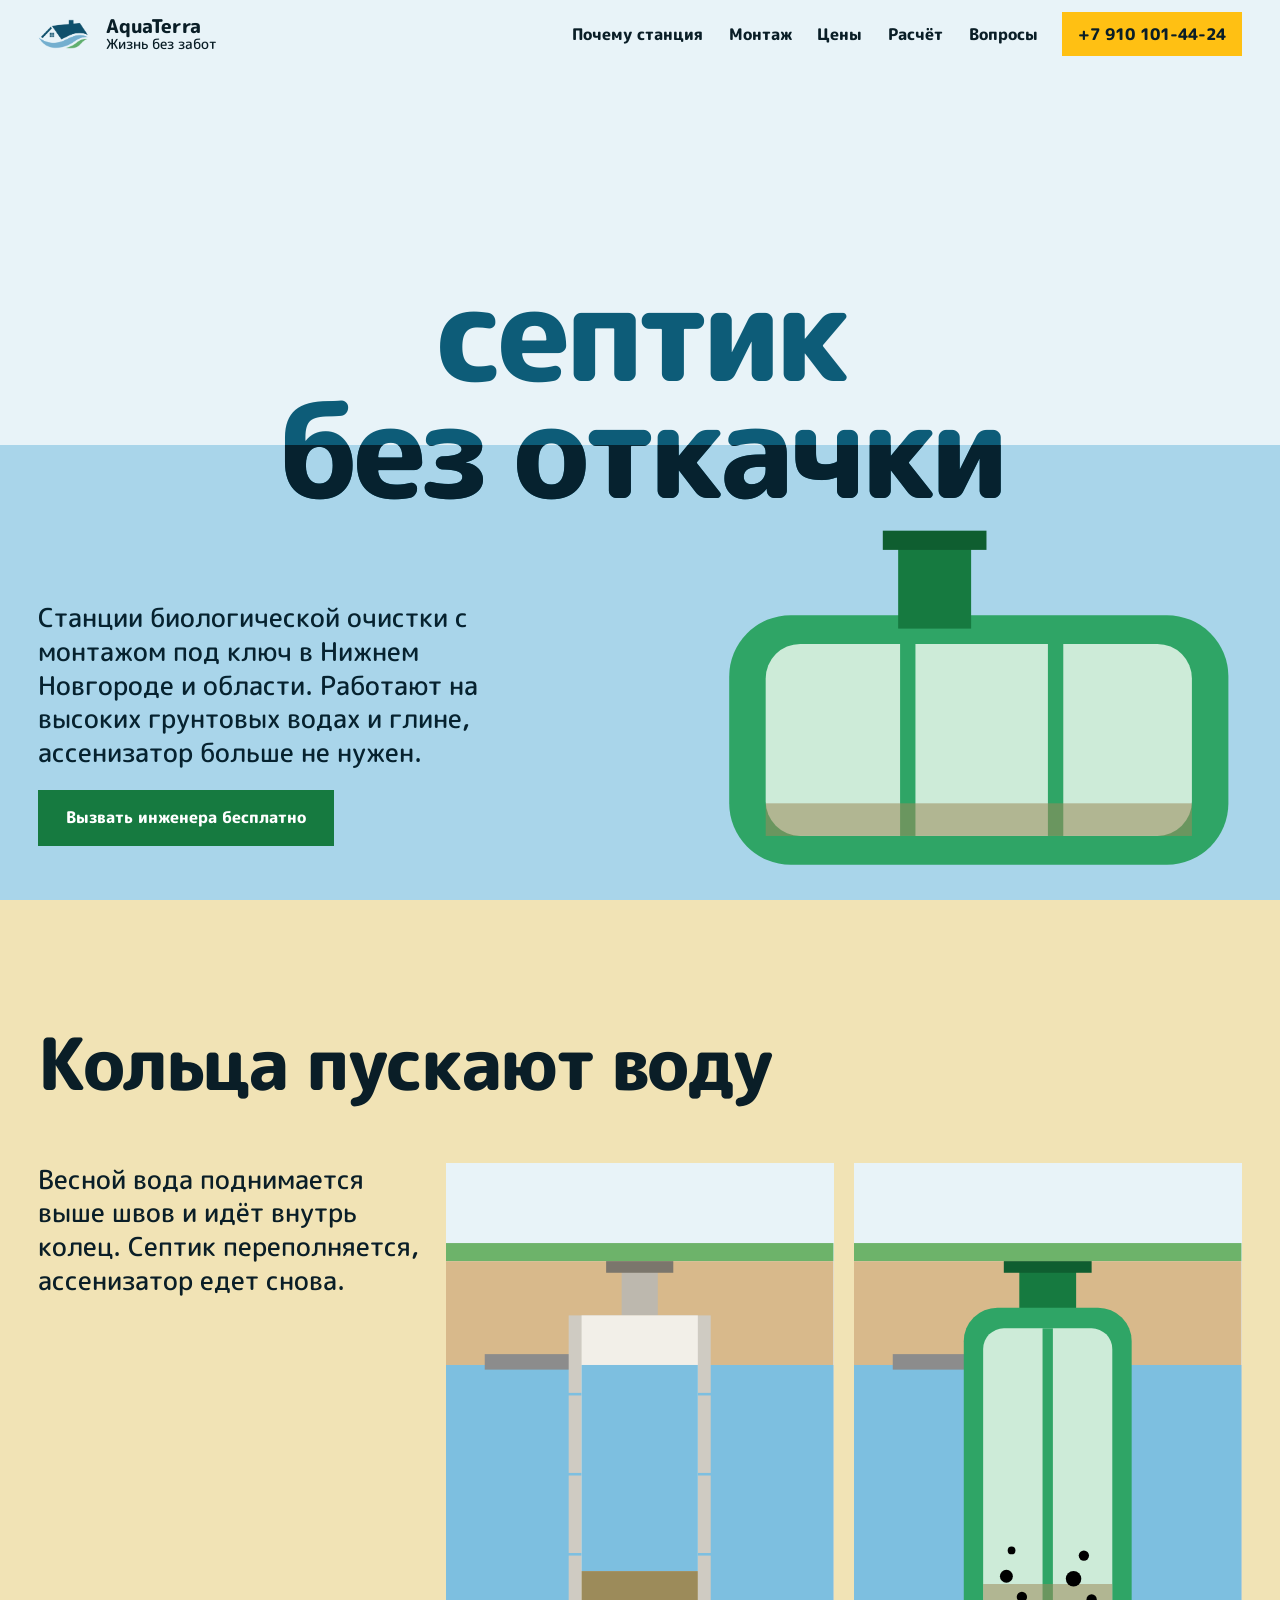
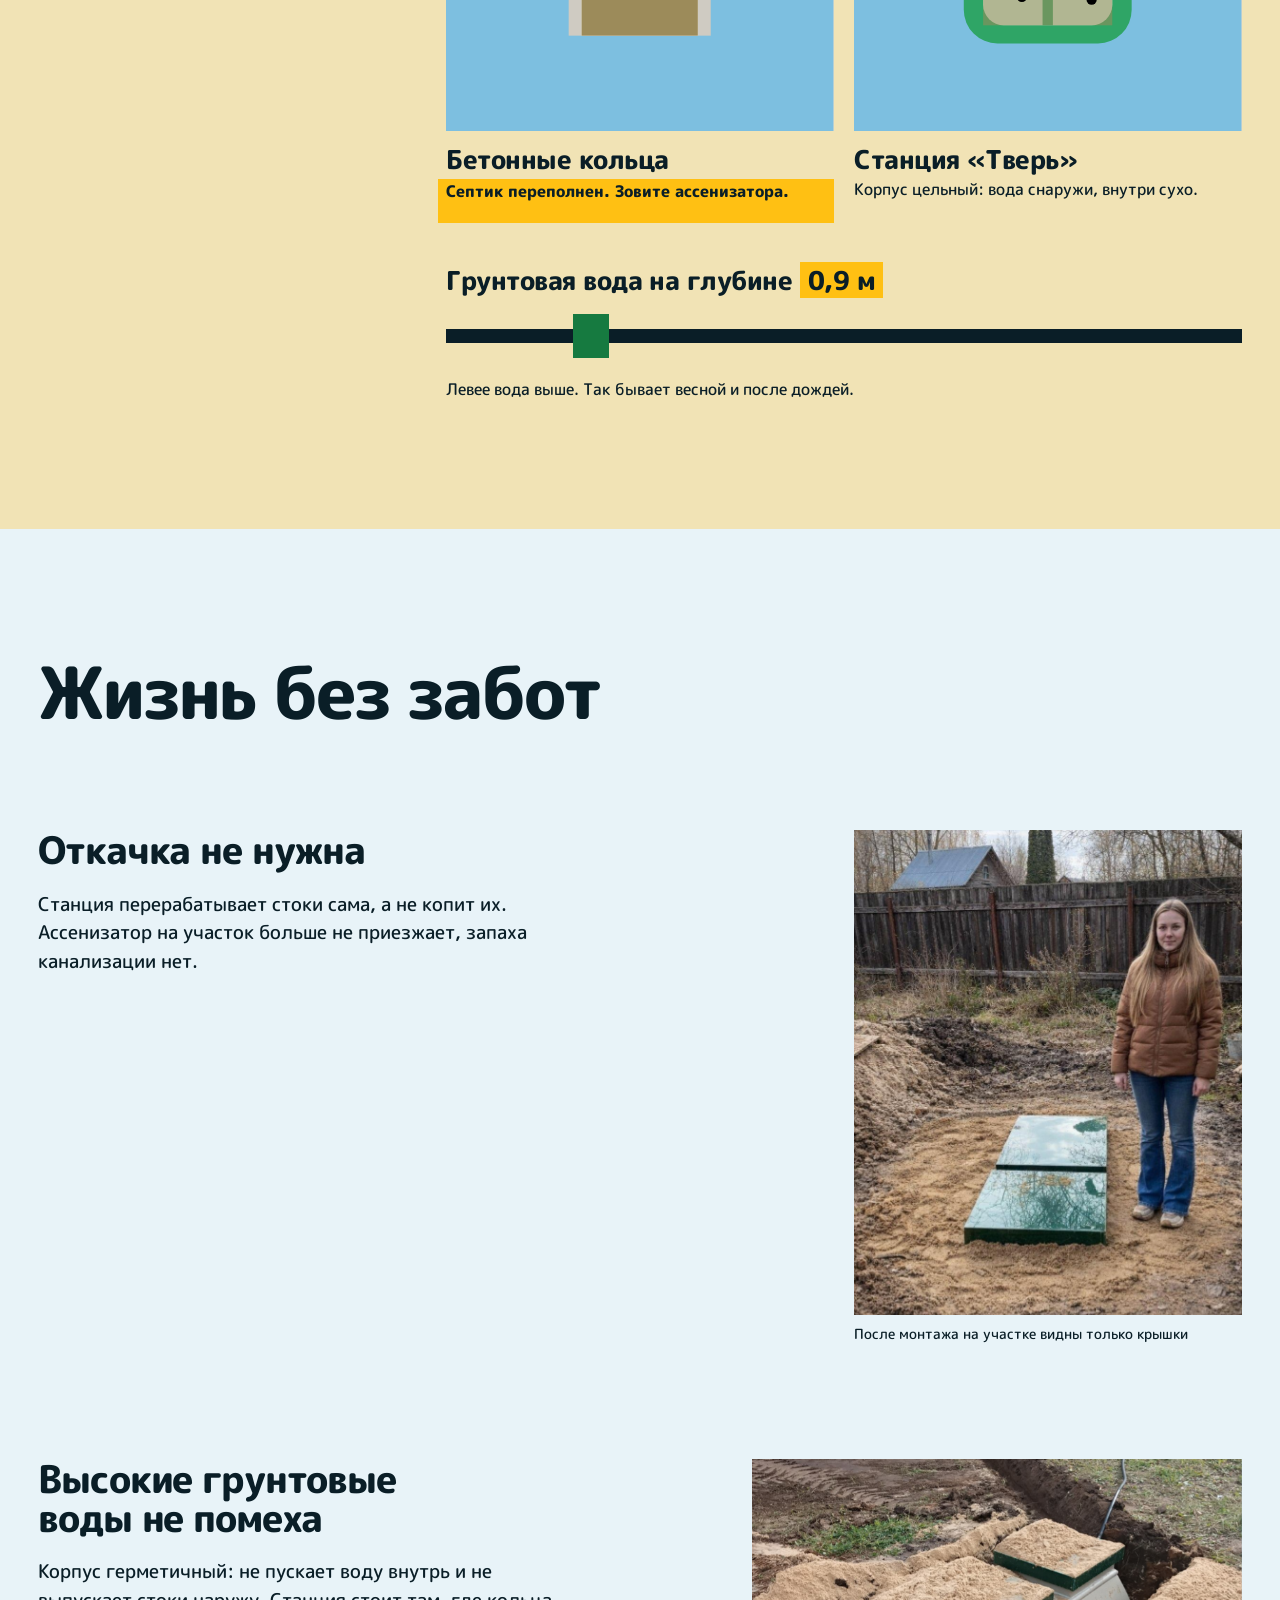
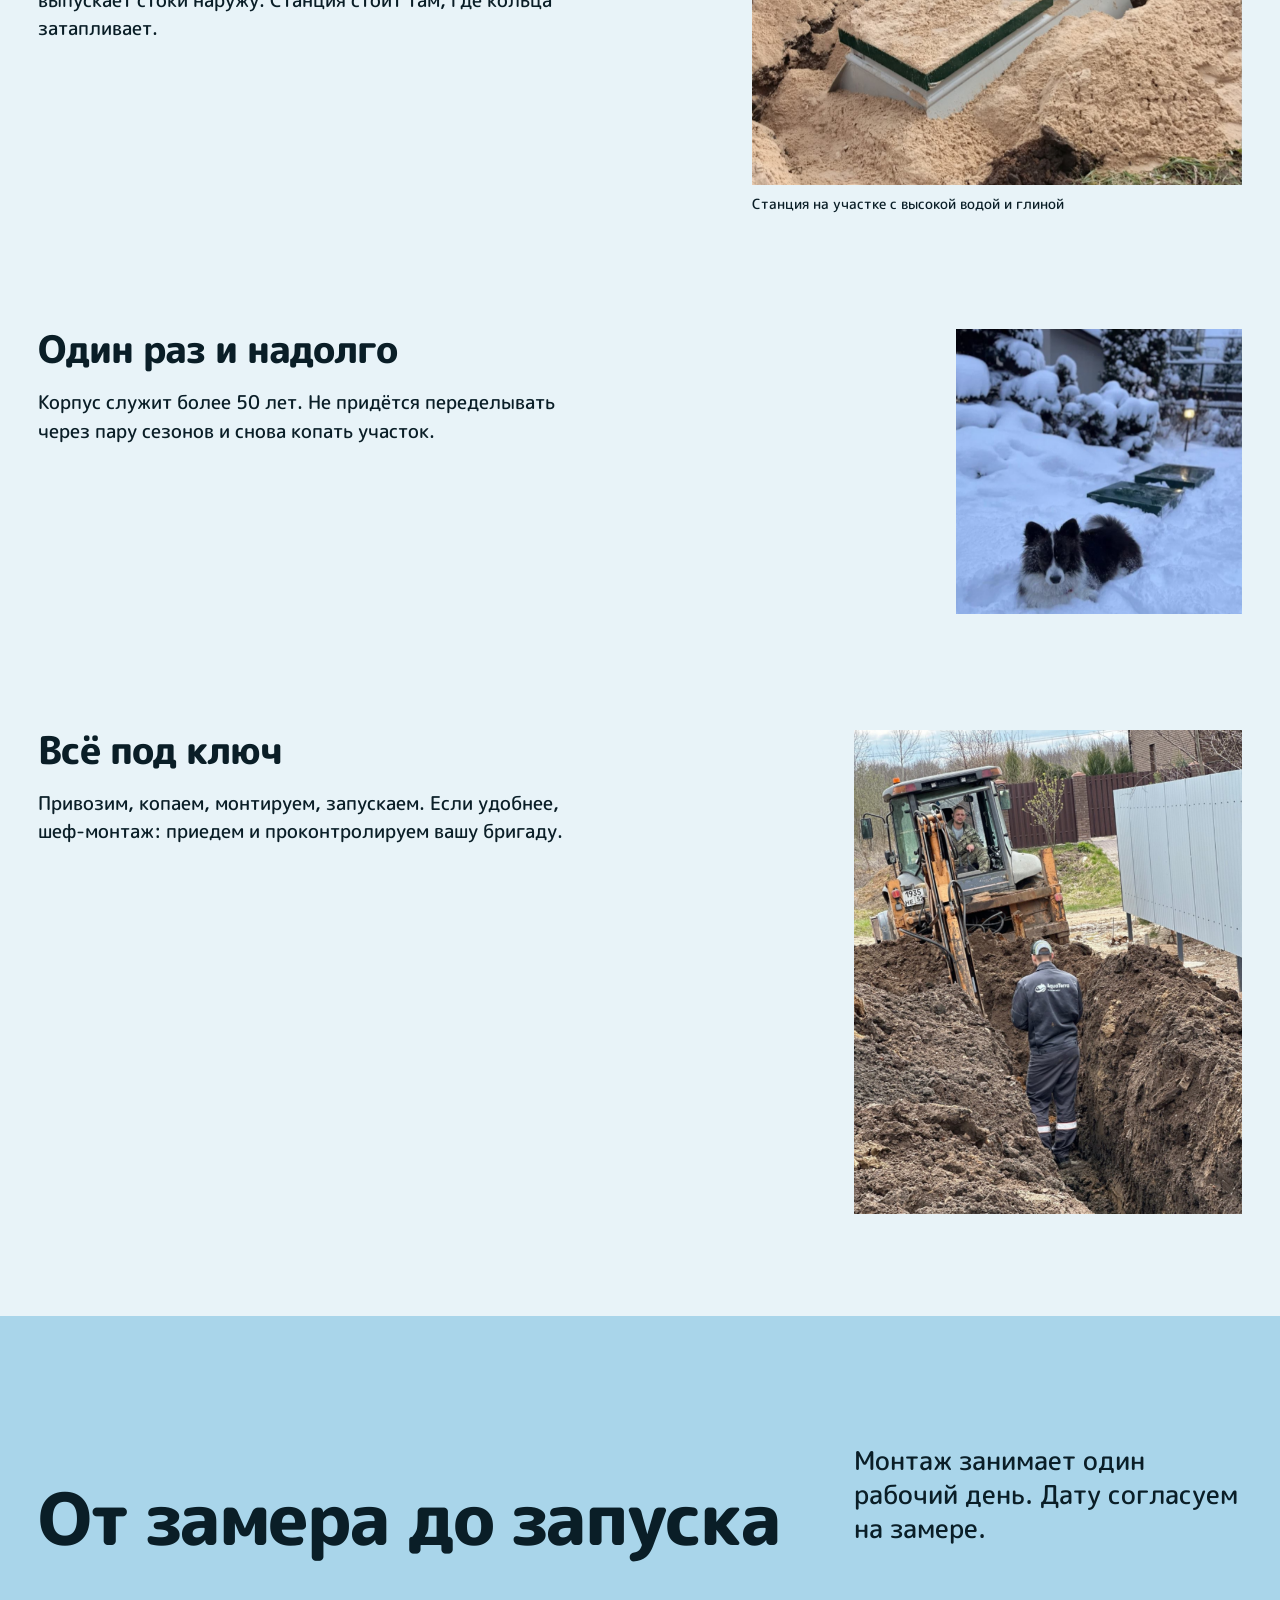
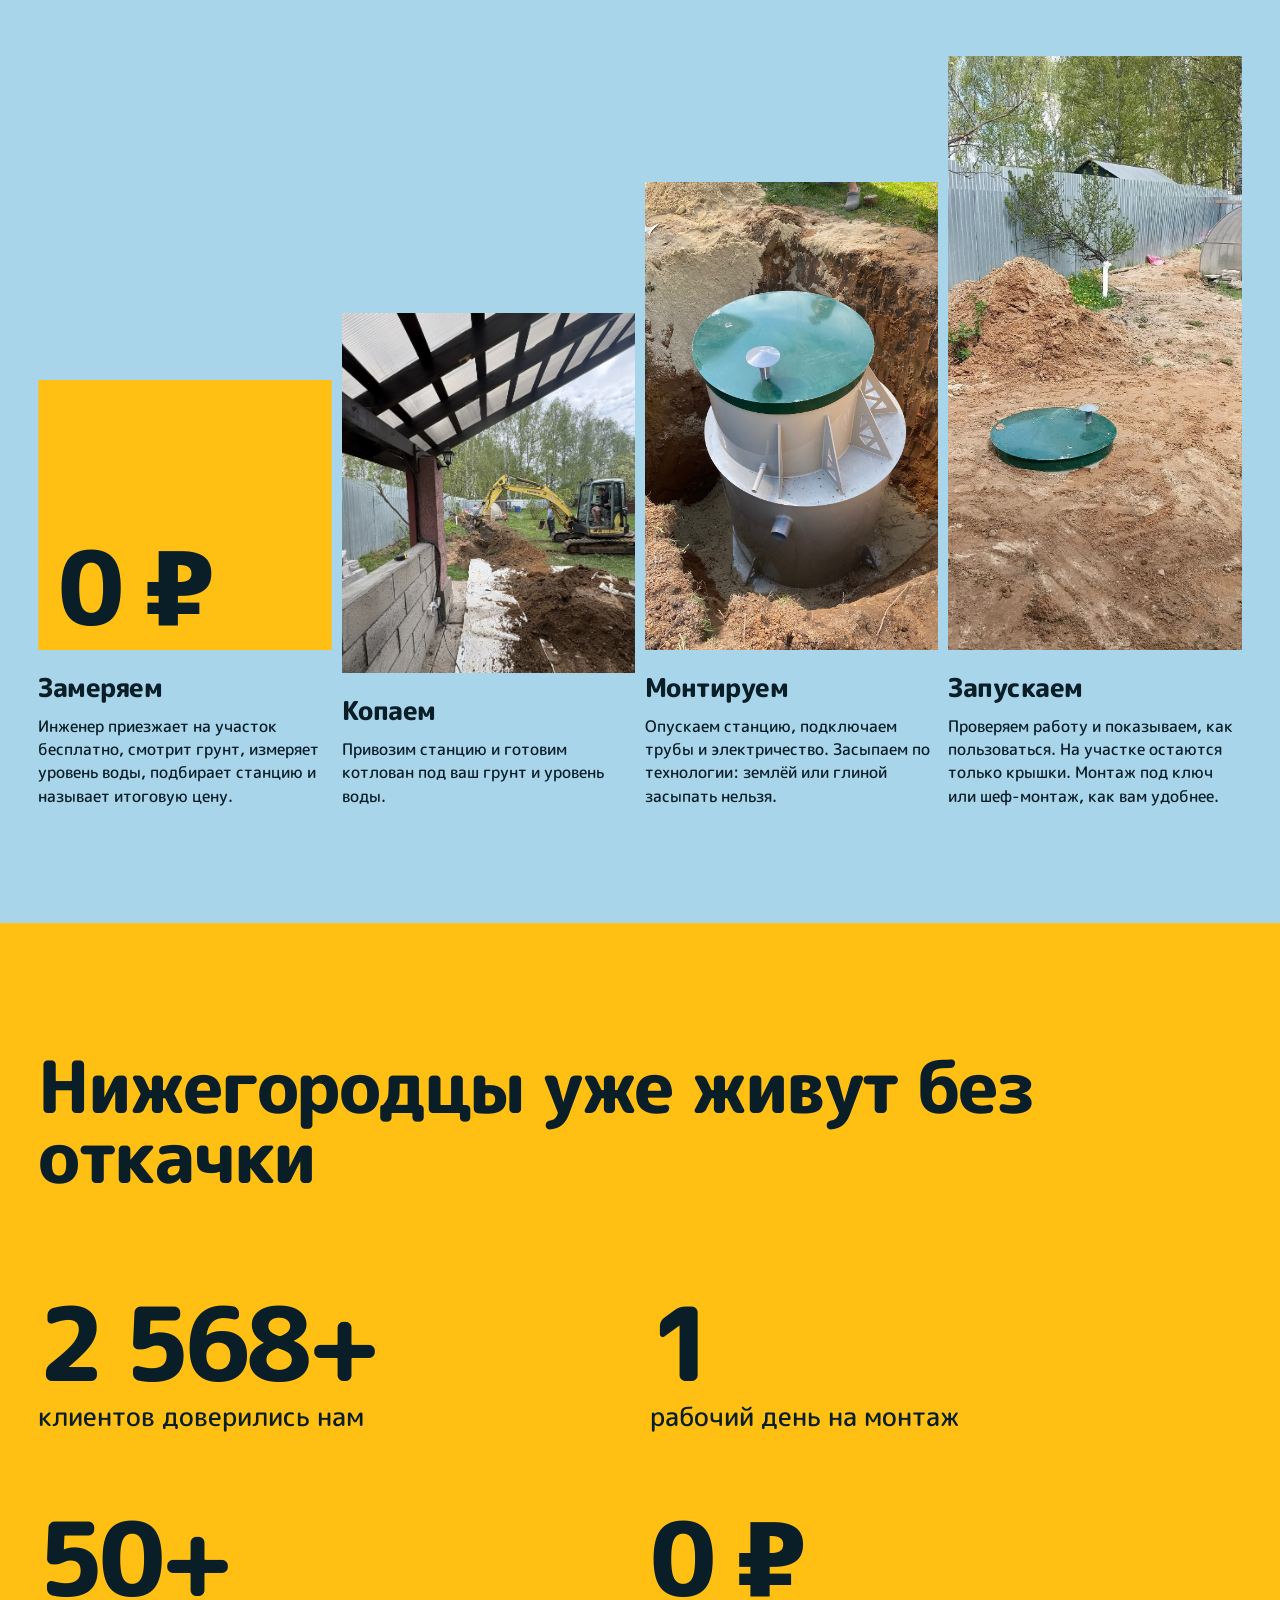
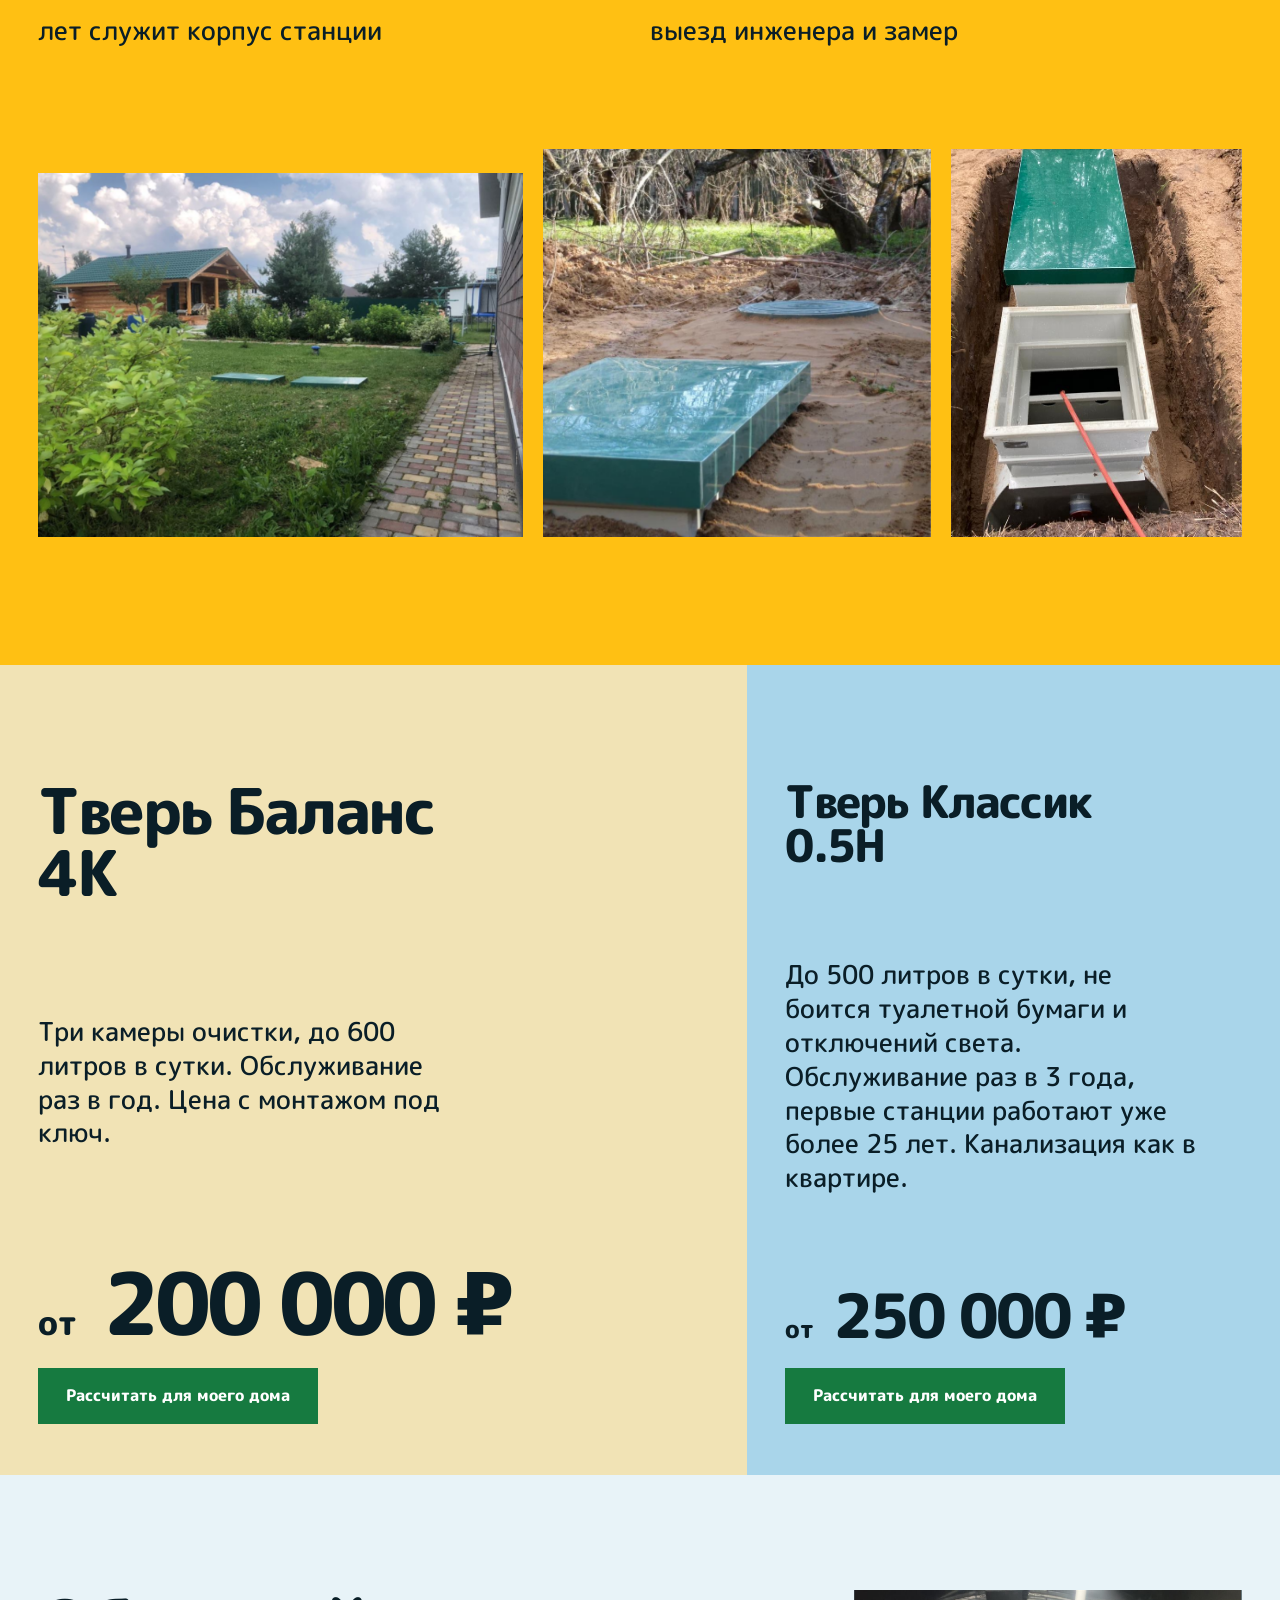
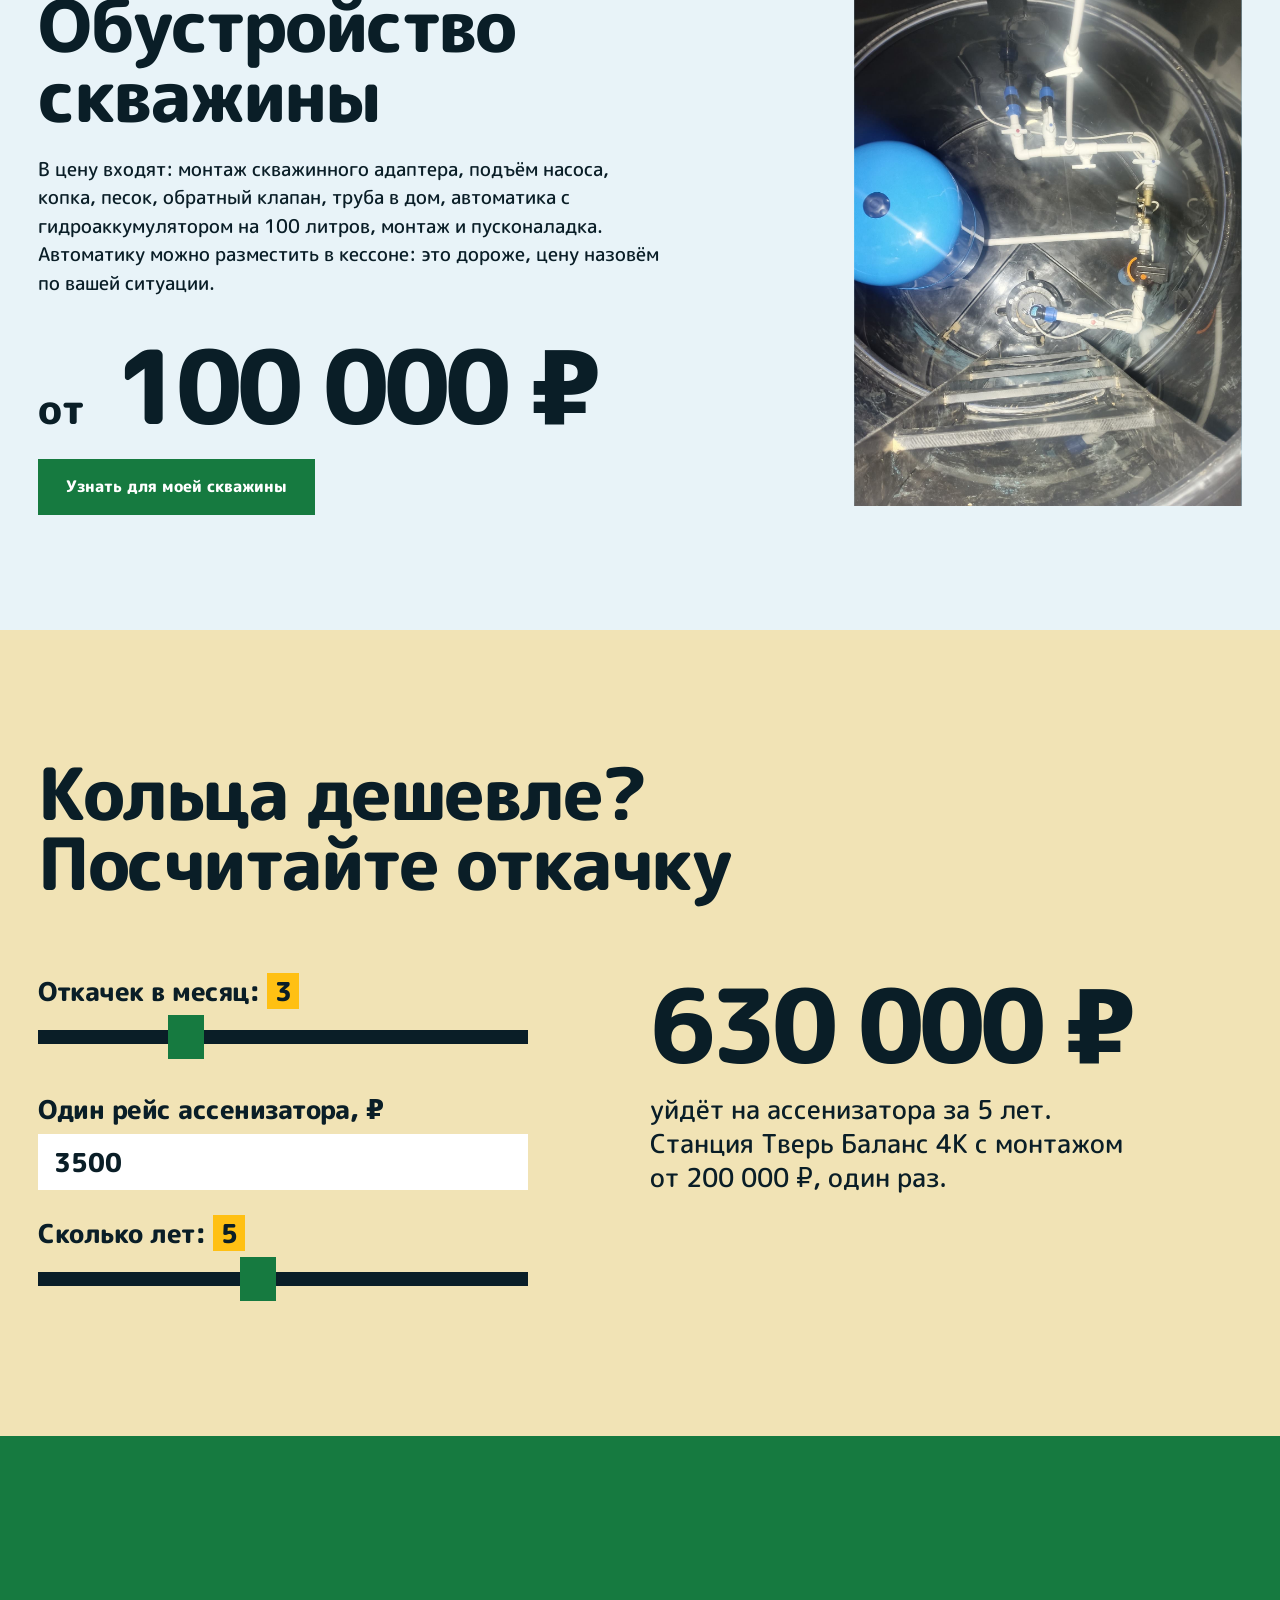
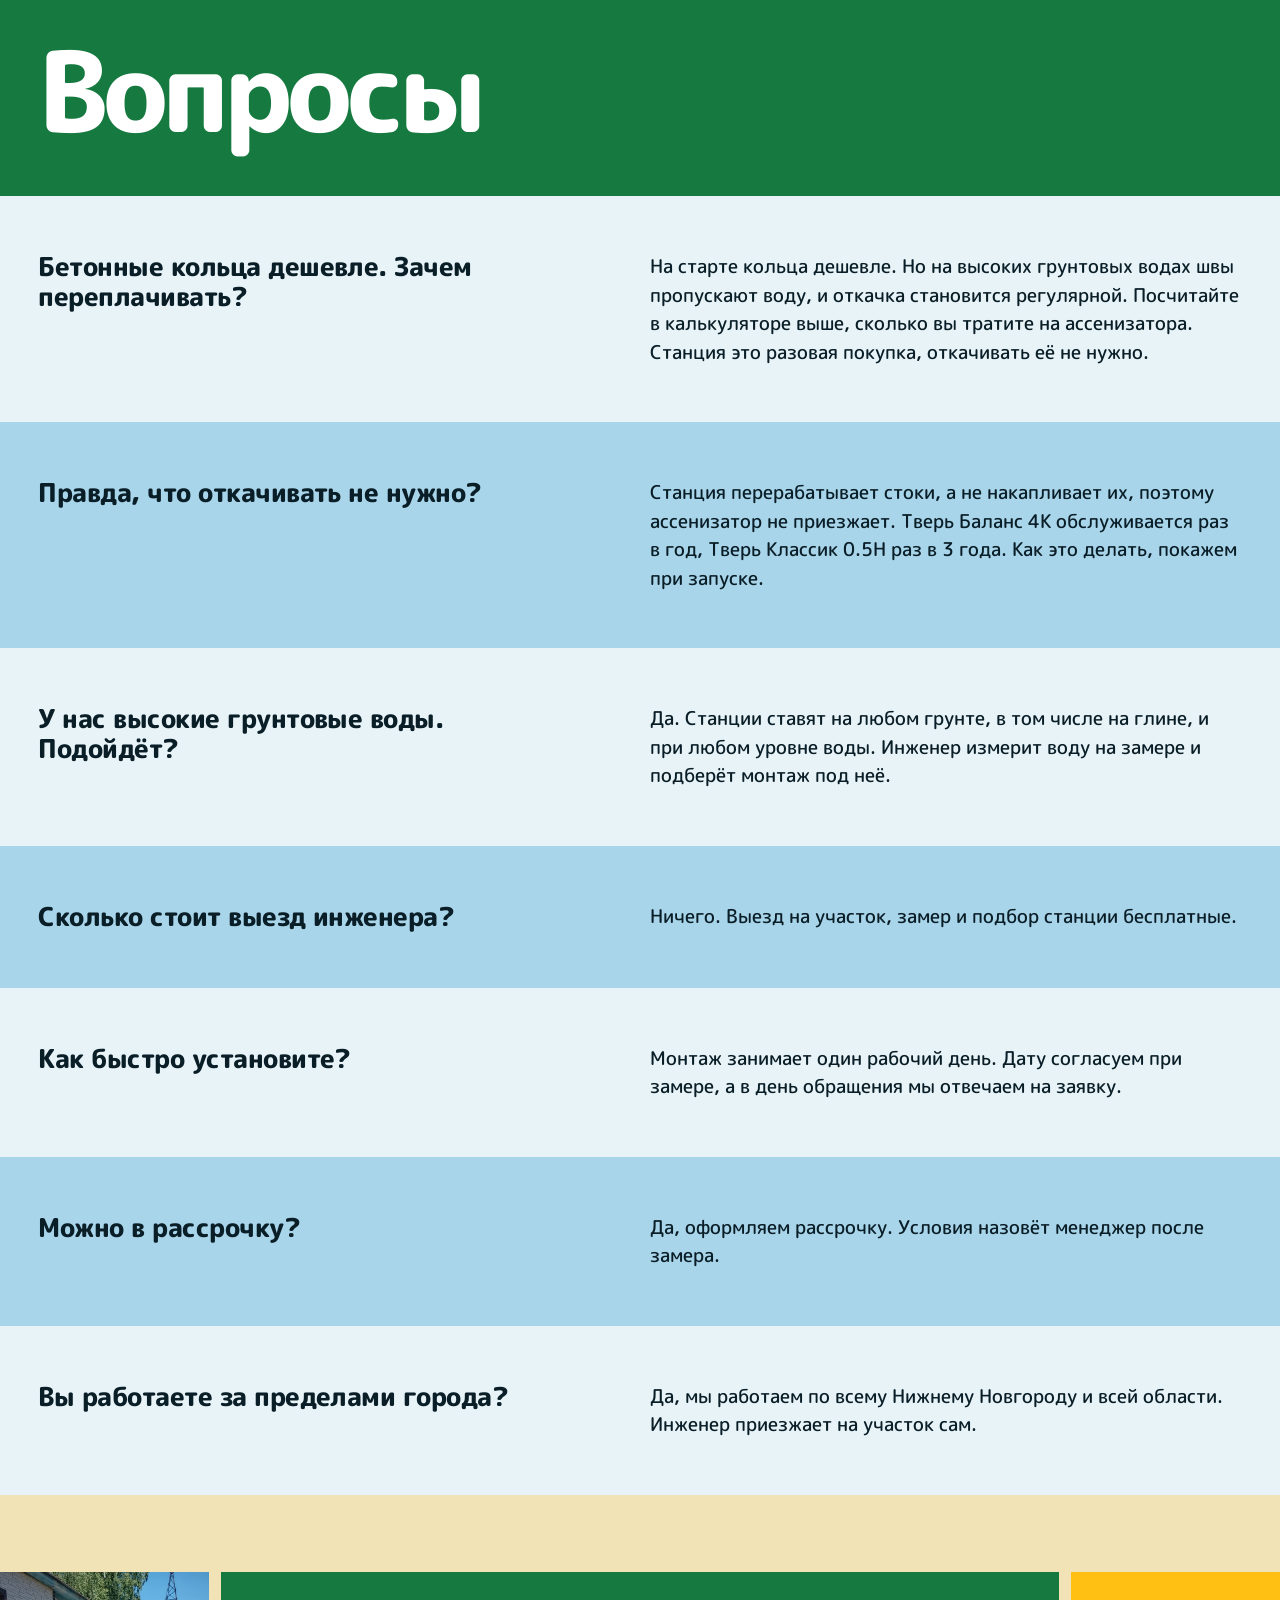
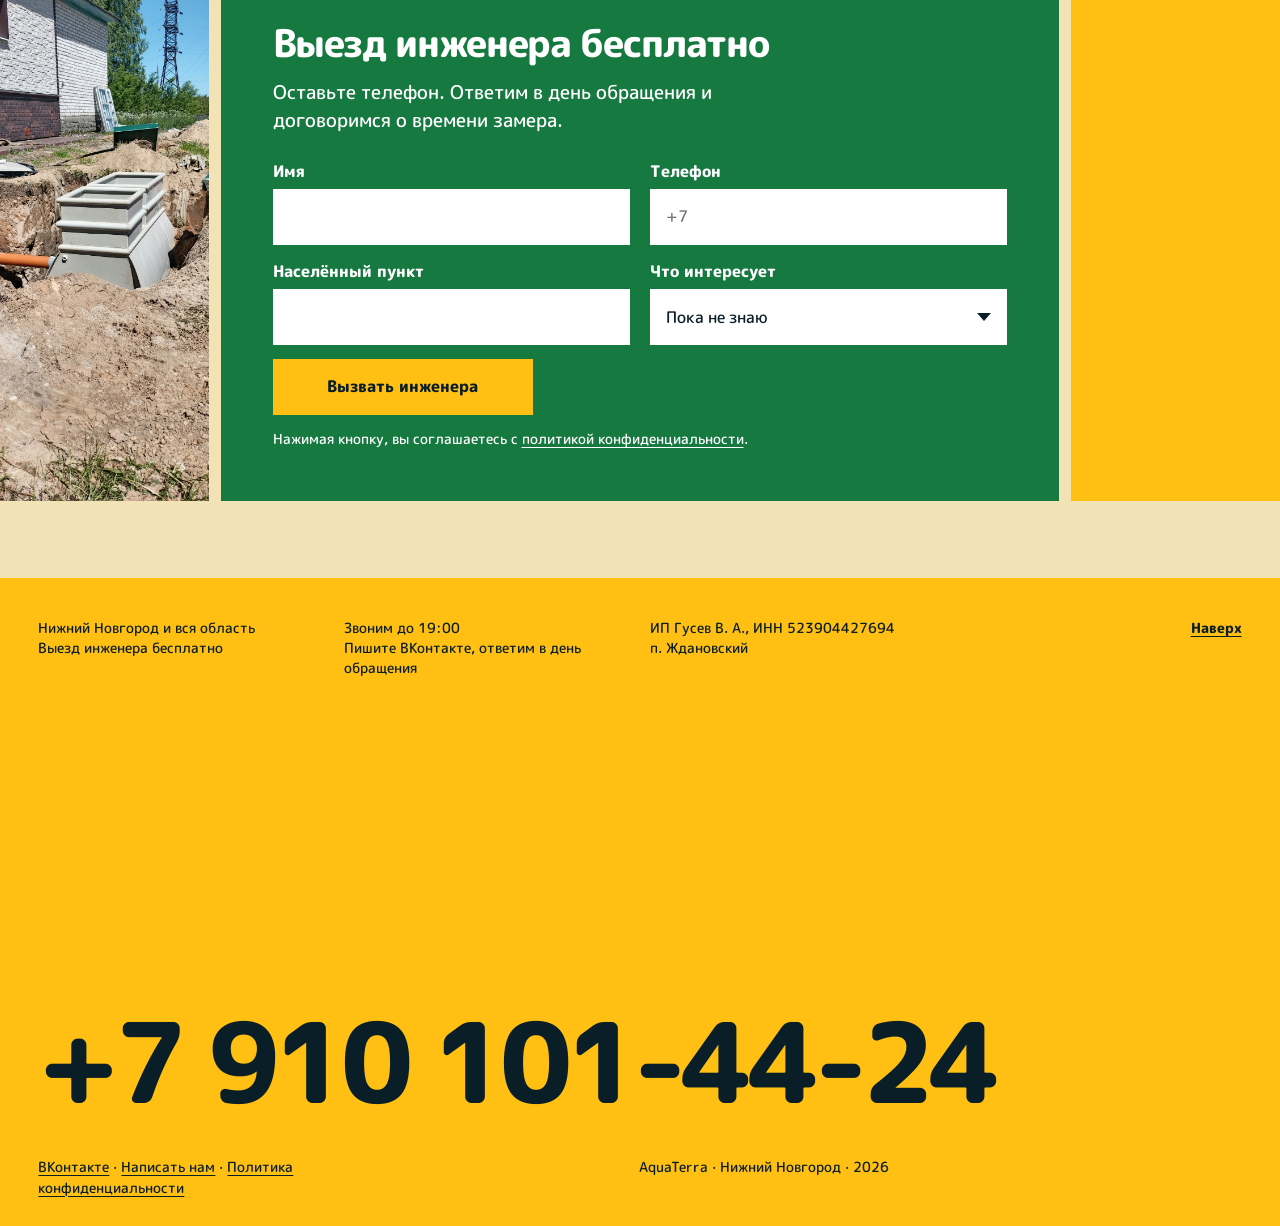
<file: index.html>
<!doctype html>
<html lang="ru">
<head>
<meta charset="utf-8">
<meta name="viewport" content="width=device-width, initial-scale=1">
<title>Септик без откачки в Нижнем Новгороде | AquaTerra</title>
<meta name="description" content="Станции биологической очистки «Тверь» с монтажом под ключ в Нижнем Новгороде и области. Септик без откачки, работает на высоких грунтовых водах. Баланс 4К от 200 000 ₽. Выезд инженера бесплатно.">
<meta name="theme-color" content="#E8F3F8">
<meta property="og:title" content="Септик без откачки в Нижнем Новгороде и области">
<meta property="og:description" content="Станции биологической очистки с монтажом под ключ. Выезд инженера на замер бесплатно.">
<meta property="og:type" content="website">
<script>document.documentElement.classList.add('js');</script>
<link rel="preconnect" href="https://fonts.googleapis.com">
<link rel="preconnect" href="https://fonts.gstatic.com" crossorigin>
<link href="https://fonts.googleapis.com/css2?family=M+PLUS+Rounded+1c:wght@400;500;800&display=swap" rel="stylesheet">
<link rel="stylesheet" href="styles.css">
</head>
<body>

<header class="bar" id="header">
  <div class="bar__in">
    <a class="mark" href="#top" aria-label="AquaTerra, на главную">
      <img class="mark__ico" src="assets/logo-icon.png" alt="" width="680" height="350">
      <span class="mark__txt"><b>AquaTerra</b><i>Жизнь без забот</i></span>
    </a>
    <nav class="nav" id="nav" aria-label="Разделы">
      <a href="#why">Почему станция</a>
      <a href="#process">Монтаж</a>
      <a href="#price">Цены</a>
      <a href="#calc">Расчёт</a>
      <a href="#faq">Вопросы</a>
    </nav>
    <a class="bar__tel" href="tel:+79101014424">+7 910 101-44-24</a>
    <button class="burger" id="burger" type="button" aria-label="Открыть меню" aria-expanded="false" aria-controls="nav"><span></span><span></span></button>
  </div>
</header>

<main>

<!-- ========== HERO: waterline ========== -->
<section class="hero" id="top">
  <h1 class="hero__title"><span class="ln"><span>септик</span></span><span class="ln"><span>без откачки</span></span></h1>
  <svg class="tank" viewBox="0 0 560 366" focusable="false" aria-hidden="true">
    <rect x="20" y="96" width="520" height="260" rx="64" fill="#2FA566"/>
    <rect x="196" y="20" width="76" height="90" fill="#167A40"/>
    <rect x="180" y="8" width="108" height="20" fill="#0F5E30"/>
    <rect x="58" y="126" width="444" height="200" rx="36" fill="#CDEBD8"/>
    <rect x="198" y="126" width="16" height="200" fill="#2FA566"/>
    <rect x="352" y="126" width="16" height="200" fill="#2FA566"/>
    <rect x="58" y="292" width="444" height="34" fill="#9C8B5A" opacity=".55"/>
    <g class="bub">
      <circle cx="96" cy="276" r="9"/><circle cx="130" cy="290" r="6"/><circle cx="160" cy="270" r="11"/>
      <circle cx="250" cy="280" r="8"/><circle cx="290" cy="292" r="12"/><circle cx="326" cy="274" r="6"/>
      <circle cx="410" cy="284" r="10"/><circle cx="448" cy="270" r="7"/><circle cx="474" cy="292" r="9"/>
    </g>
  </svg>
  <div class="hero__foot">
    <p class="hero__sub">Станции биологической очистки с монтажом под ключ в Нижнем Новгороде и области. Работают на высоких грунтовых водах и глине, ассенизатор больше не нужен.</p>
    <a class="btn" href="#contact" data-pick="">Вызвать инженера бесплатно</a>
  </div>
</section>

<!-- ========== PROBLEM: groundwater (live thing) ========== -->
<section class="field field--sand problem" id="why" aria-labelledby="h-why">
  <div class="grid">
    <h2 class="head problem__h" id="h-why" data-split>Кольца пускают воду</h2>
    <p class="statement problem__p" data-r>Весной вода поднимается выше швов и идёт внутрь колец. Септик переполняется, ассенизатор едет снова.</p>
    <div class="scene" id="scene" data-r>
      <div class="scene__pair">
        <figure class="tankfig">
          <svg viewBox="0 0 300 440" role="img" aria-label="Разрез участка: септик из бетонных колец в грунтовой воде">
            <rect x="0" y="0" width="300" height="62" fill="#E8F3F8"/>
            <rect x="0" y="62" width="300" height="14" fill="#6DB36A"/>
            <rect x="0" y="76" width="300" height="364" fill="#D8B98B"/>
            <rect class="gw" x="0" y="130" width="300" height="310" fill="#7DBFE0"/>
            <rect x="30" y="148" width="68" height="12" fill="#8C8C8C"/>
            <rect x="136" y="84" width="28" height="34" fill="#BDB8AE"/>
            <rect x="124" y="76" width="52" height="9" fill="#7B766C"/>
            <rect x="95" y="118" width="110" height="60" fill="#CFCBC2"/>
            <rect x="95" y="180" width="110" height="60" fill="#CFCBC2"/>
            <rect x="95" y="242" width="110" height="60" fill="#CFCBC2"/>
            <rect x="95" y="304" width="110" height="62" fill="#CFCBC2"/>
            <rect x="105" y="118" width="90" height="248" fill="#F2EFE8"/>
            <rect class="in-wat" x="105" y="300" width="90" height="66" fill="#7DBFE0"/>
            <rect class="in-sew" x="105" y="316" width="90" height="50" fill="#9C8B5A"/>
            <g class="drips" fill="#7DBFE0">
              <rect x="91" y="190" width="5" height="9"/>
              <rect x="204" y="250" width="5" height="9"/>
              <rect x="91" y="312" width="5" height="9"/>
            </g>
          </svg>
          <figcaption>
            <b>Бетонные кольца</b>
            <span class="read" id="readRing">Вода ниже швов. Пока всё в порядке.</span>
          </figcaption>
        </figure>
        <figure class="tankfig">
          <svg viewBox="0 0 300 440" role="img" aria-label="Разрез участка: герметичная станция биологической очистки в грунтовой воде">
            <rect x="0" y="0" width="300" height="62" fill="#E8F3F8"/>
            <rect x="0" y="62" width="300" height="14" fill="#6DB36A"/>
            <rect x="0" y="76" width="300" height="364" fill="#D8B98B"/>
            <rect class="gw" x="0" y="130" width="300" height="310" fill="#7DBFE0"/>
            <rect x="30" y="148" width="58" height="12" fill="#8C8C8C"/>
            <rect x="128" y="84" width="44" height="30" fill="#167A40"/>
            <rect x="116" y="76" width="68" height="9" fill="#0F5E30"/>
            <rect x="85" y="112" width="130" height="260" rx="26" fill="#2FA566"/>
            <rect x="100" y="128" width="100" height="230" rx="16" fill="#CDEBD8"/>
            <rect x="146" y="128" width="8" height="230" fill="#2FA566"/>
            <rect x="100" y="326" width="100" height="32" fill="#9C8B5A" opacity=".55"/>
            <g class="bub bub--s">
              <circle cx="118" cy="320" r="5"/><circle cx="130" cy="336" r="4"/>
              <circle cx="170" cy="322" r="6"/><circle cx="184" cy="338" r="4"/>
              <circle cx="122" cy="300" r="3"/><circle cx="178" cy="304" r="4"/>
            </g>
          </svg>
          <figcaption>
            <b>Станция «Тверь»</b>
            <span class="read read--ok">Корпус цельный: вода снаружи, внутри сухо.</span>
          </figcaption>
        </figure>
      </div>
      <div class="scene__ctl">
        <label for="gwRange">Грунтовая вода на глубине <output id="gwOut">3,2 м</output></label>
        <input id="gwRange" type="range" min="0.4" max="3.4" step="0.05" value="0.9" aria-describedby="gwHint">
        <p id="gwHint">Левее вода выше. Так бывает весной и после дождей.</p>
      </div>
    </div>
  </div>
</section>

<!-- ========== BENEFITS: rows with margin photographs ========== -->
<section class="field field--sky benefits" aria-labelledby="h-ben">
  <div class="grid">
    <h2 class="head benefits__h" id="h-ben" data-split>Жизнь без забот</h2>
  </div>
  <ol class="rows">
    <li class="row" data-r>
      <div class="row__t">
        <h3>Откачка не нужна</h3>
        <p>Станция перерабатывает стоки сама, а не копит их. Ассенизатор на участок больше не приезжает, запаха канализации нет.</p>
      </div>
      <figure class="pic pic--a" data-pic><div class="frame"><img src="assets/pic-otkachka.jpg" alt="Две зелёные крышки станции на участке" width="1400" height="1050" loading="lazy" style="object-position:50% 70%"></div><figcaption>После монтажа на участке видны только крышки</figcaption></figure>
    </li>
    <li class="row" data-r>
      <div class="row__t">
        <h3>Высокие грунтовые воды не помеха</h3>
        <p>Корпус герметичный: не пускает воду внутрь и не выпускает стоки наружу. Станция стоит там, где кольца затапливает.</p>
      </div>
      <figure class="pic pic--b" data-pic><div class="frame"><img src="assets/pic-voda.jpg" alt="Станция в траншее у дома, крышки на поверхности" width="1400" height="1050" loading="lazy"></div><figcaption>Станция на участке с высокой водой и глиной</figcaption></figure>
    </li>
    <li class="row" data-r>
      <div class="row__t">
        <h3>Один раз и надолго</h3>
        <p>Корпус служит более 50 лет. Не придётся переделывать через пару сезонов и снова копать участок.</p>
      </div>
      <figure class="pic pic--c" data-pic><div class="frame"><img src="assets/pic-nadolgo.jpg" alt="Крышки станции под снегом зимой" width="1400" height="1050" loading="lazy" style="object-position:35% 60%"></div></figure>
    </li>
    <li class="row" data-r>
      <div class="row__t">
        <h3>Всё под ключ</h3>
        <p>Привозим, копаем, монтируем, запускаем. Если удобнее, шеф-монтаж: приедем и проконтролируем вашу бригаду.</p>
      </div>
      <figure class="pic pic--a" data-pic><div class="frame"><img src="assets/pic-klyuch.jpg" alt="Монтаж станции: техника и рабочий в траншее" width="1050" height="1400" loading="lazy"></div></figure>
    </li>
  </ol>
</section>

<!-- ========== PROCESS: tiles that grow ========== -->
<section class="field field--water process" id="process" aria-labelledby="h-proc">
  <div class="grid process__top">
    <h2 class="head" id="h-proc" data-split>От замера до запуска</h2>
    <p class="process__lead" data-r>Монтаж занимает один рабочий день. Дату согласуем на замере.</p>
  </div>
  <div class="tiles" id="tiles">
    <article class="stage stage--1">
      <div class="tile tile--sun"><b class="tile__fig">0&nbsp;₽</b></div>
      <h3>Замеряем</h3>
      <p>Инженер приезжает на участок бесплатно, смотрит грунт, измеряет уровень воды, подбирает станцию и называет итоговую цену.</p>
    </article>
    <article class="stage stage--2">
      <div class="tile tile--sand"><img src="assets/pic-kopaem.jpg" alt="Мини-экскаватор роет котлован на участке" width="1050" height="1400" loading="lazy"></div>
      <h3>Копаем</h3>
      <p>Привозим станцию и готовим котлован под ваш грунт и уровень воды.</p>
    </article>
    <article class="stage stage--3">
      <div class="tile tile--sky"><img src="assets/pic-montazh.jpg" alt="Станция опущена в котлован" width="1050" height="1400" loading="lazy"></div>
      <h3>Монтируем</h3>
      <p>Опускаем станцию, подключаем трубы и электричество. Засыпаем по технологии: землёй или глиной засыпать нельзя.</p>
    </article>
    <article class="stage stage--4">
      <div class="tile tile--moss"><img src="assets/pic-zapusk.jpg" alt="Крышка станции на засыпанном участке" width="1050" height="1400" loading="lazy"></div>
      <h3>Запускаем</h3>
      <p>Проверяем работу и показываем, как пользоваться. На участке остаются только крышки. Монтаж под ключ или шеф-монтаж, как вам удобнее.</p>
    </article>
  </div>
</section>

<!-- ========== NUMBERS ========== -->
<section class="field field--sun nums" aria-labelledby="h-num">
  <div class="grid">
    <h2 class="head nums__h" id="h-num" data-split>Нижегородцы уже живут без откачки</h2>
  </div>
  <ul class="figs">
    <li data-r><b class="fig"><span data-count="2568">2&nbsp;568</span>+</b><span>клиентов доверились нам</span></li>
    <li data-r><b class="fig"><span data-count="1">1</span></b><span>рабочий день на монтаж</span></li>
    <li data-r><b class="fig"><span data-count="50">50</span>+</b><span>лет служит корпус станции</span></li>
    <li data-r><b class="fig">0&nbsp;₽</b><span>выезд инженера и замер</span></li>
  </ul>
  <div class="shots">
    <figure class="shot shot--a" data-pic><div class="frame"><img src="assets/g-dom.jpg" alt="Участок с домом, на газоне видны две крышки станции" width="1400" height="1050" loading="lazy"></div></figure>
    <figure class="shot shot--b" data-pic><div class="frame"><img src="assets/g-krishka.jpg" alt="Бирюзовая крышка станции на песке" width="1400" height="1050" loading="lazy"></div></figure>
    <figure class="shot shot--c" data-pic><div class="frame"><img src="assets/g-tank.jpg" alt="Станция с зелёной крышкой в траншее" width="1050" height="1400" loading="lazy"></div></figure>
  </div>
</section>

<!-- ========== PRICE: two plans, two fields ========== -->
<section class="price" id="price" aria-labelledby="h-price">
  <h2 class="sr" id="h-price">Цены на станции</h2>
  <div class="plan plan--a">
    <div class="plan__in">
      <h3>Тверь Баланс 4К</h3>
      <p class="plan__who">Три камеры очистки, до 600 литров в сутки. Обслуживание раз в год. Цена с монтажом под ключ.</p>
      <div class="plan__row">
        <p class="plan__price"><span>от</span> 200&nbsp;000&nbsp;₽</p>
        <a class="btn" href="#contact" data-pick="balans">Рассчитать для моего дома</a>
      </div>
    </div>
  </div>
  <div class="plan plan--b">
    <div class="plan__in">
      <h3>Тверь Классик 0.5Н</h3>
      <p class="plan__who">До 500 литров в сутки, не боится туалетной бумаги и отключений света. Обслуживание раз в 3 года, первые станции работают уже более 25 лет. Канализация как в квартире.</p>
      <div class="plan__row">
        <p class="plan__price"><span>от</span> 250&nbsp;000&nbsp;₽</p>
        <a class="btn" href="#contact" data-pick="klassik">Рассчитать для моего дома</a>
      </div>
    </div>
  </div>
</section>

<section class="well" aria-labelledby="h-well">
  <div class="well__in">
    <h2 class="well__h" id="h-well">Обустройство скважины</h2>
    <p class="well__p">В цену входят: монтаж скважинного адаптера, подъём насоса, копка, песок, обратный клапан, труба в дом, автоматика с гидроаккумулятором на 100 литров, монтаж и пусконаладка. Автоматику можно разместить в кессоне: это дороже, цену назовём по вашей ситуации.</p>
    <p class="well__price"><span>от</span> 100&nbsp;000&nbsp;₽</p>
    <a class="btn" href="#contact" data-pick="well">Узнать для моей скважины</a>
    <figure class="well__pic" data-pic><img src="assets/pic-skvazhina.jpg" alt="Гидроаккумулятор и обвязка внутри кессона скважины" width="1050" height="1400" loading="lazy"></figure>
  </div>
</section>

<!-- ========== CALC: the "too expensive" objection ========== -->
<section class="field field--sand calc" id="calc" aria-labelledby="h-calc">
  <div class="grid">
    <h2 class="head calc__h" id="h-calc" data-split>Кольца дешевле? Посчитайте откачку</h2>
    <div class="calc__ctl" data-r>
      <div class="ctl">
        <label for="cN">Откачек в месяц: <output id="oN">3</output></label>
        <input id="cN" type="range" min="1" max="8" step="1" value="3">
      </div>
      <div class="ctl">
        <label for="cP">Один рейс ассенизатора, ₽</label>
        <input id="cP" class="num" type="number" inputmode="numeric" min="500" max="30000" step="100" value="3500">
      </div>
      <div class="ctl">
        <label for="cY">Сколько лет: <output id="oY">5</output></label>
        <input id="cY" type="range" min="1" max="10" step="1" value="5">
      </div>
    </div>
    <div class="calc__out" aria-live="polite" data-r>
      <p class="calc__big"><span id="rSum">630 000</span>&nbsp;₽</p>
      <p class="calc__cap">уйдёт на ассенизатора за <span id="rYears">5 лет</span>. Станция Тверь Баланс 4К с монтажом от 200&nbsp;000&nbsp;₽, один раз.</p>
      <p class="calc__verdict" id="rVerdict"></p>
    </div>
  </div>
</section>

<!-- ========== FAQ: a band per question ========== -->
<section class="faq" id="faq" aria-labelledby="h-faq">
  <div class="band band--head"><h2 id="h-faq" data-split>Вопросы</h2></div>
  <div class="band band--a"><h3>Бетонные кольца дешевле. Зачем переплачивать?</h3><p>На старте кольца дешевле. Но на высоких грунтовых водах швы пропускают воду, и откачка становится регулярной. Посчитайте в калькуляторе выше, сколько вы тратите на ассенизатора. Станция это разовая покупка, откачивать её не нужно.</p></div>
  <div class="band band--b"><h3>Правда, что откачивать не нужно?</h3><p>Станция перерабатывает стоки, а не накапливает их, поэтому ассенизатор не приезжает. Тверь Баланс 4К обслуживается раз в год, Тверь Классик 0.5Н раз в 3 года. Как это делать, покажем при запуске.</p></div>
  <div class="band band--a"><h3>У нас высокие грунтовые воды. Подойдёт?</h3><p>Да. Станции ставят на любом грунте, в том числе на глине, и при любом уровне воды. Инженер измерит воду на замере и подберёт монтаж под неё.</p></div>
  <div class="band band--b"><h3>Сколько стоит выезд инженера?</h3><p>Ничего. Выезд на участок, замер и подбор станции бесплатные.</p></div>
  <div class="band band--a"><h3>Как быстро установите?</h3><p>Монтаж занимает один рабочий день. Дату согласуем при замере, а в день обращения мы отвечаем на заявку.</p></div>
  <div class="band band--b"><h3>Можно в рассрочку?</h3><p>Да, оформляем рассрочку. Условия назовёт менеджер после замера.</p></div>
  <div class="band band--a"><h3>Вы работаете за пределами города?</h3><p>Да, мы работаем по всему Нижнему Новгороду и всей области. Инженер приезжает на участок сам.</p></div>
</section>

<!-- ========== CTA: the action tile ========== -->
<section class="field field--sand cta" id="contact" aria-labelledby="h-cta">
  <div class="cta__row">
    <div class="cta__side cta__side--l"><img src="assets/pic-cta.jpg" alt="Станция в траншее рядом с домом" width="1050" height="1400" loading="lazy"></div>
    <div class="cta__main" data-r>
      <h2 id="h-cta">Выезд инженера бесплатно</h2>
      <p>Оставьте телефон. Ответим в день обращения и договоримся о времени замера.</p>
      <form id="leadForm" class="form" novalidate>
        <input type="text" name="_gotcha" style="display:none" tabindex="-1" autocomplete="off">
        <label><span>Имя</span><input name="name" type="text" autocomplete="name" required></label>
        <label><span>Телефон</span><input name="phone" type="tel" autocomplete="tel" inputmode="tel" placeholder="+7" required></label>
        <label><span>Населённый пункт</span><input name="place" type="text" autocomplete="address-level2"></label>
        <label><span>Что интересует</span>
          <select name="interest" id="interest">
            <option value="Пока не знаю, нужна консультация">Пока не знаю</option>
            <option value="Станция Тверь Баланс 4К" data-k="balans">Тверь Баланс 4К</option>
            <option value="Станция Тверь Классик 0.5Н" data-k="klassik">Тверь Классик 0.5Н</option>
            <option value="Обустройство скважины" data-k="well">Скважина</option>
          </select>
        </label>
        <button class="btn btn--sun" type="submit">Вызвать инженера</button>
        <p class="form__note">Нажимая кнопку, вы соглашаетесь с <a href="privacy.html">политикой конфиденциальности</a>.</p>
      </form>
    </div>
    <div class="cta__side cta__side--r"></div>
  </div>
</section>

</main>

<!-- ========== FOOTER: contact as the headline ========== -->
<footer class="foot">
  <div class="foot__top">
    <p>Нижний Новгород и вся область<br>Выезд инженера бесплатно</p>
    <p>Звоним до 19:00<br>Пишите ВКонтакте, ответим в день обращения</p>
    <p>ИП Гусев В.&nbsp;А., ИНН 523904427694<br>п. Ждановский</p>
    <a class="foot__up" href="#top">Наверх</a>
  </div>
  <a class="foot__tel" href="tel:+79101014424">+7 910 101-44-24</a>
  <div class="foot__meta">
    <p><a href="https://vk.ru/septik_nnov" rel="noopener">ВКонтакте</a> · <a href="https://vk.me/septik_nnov" rel="noopener">Написать нам</a> · <a href="privacy.html">Политика конфиденциальности</a></p>
    <p>AquaTerra · Нижний Новгород · <span id="year">2026</span></p>
  </div>
</footer>

<script src="script.js"></script>
</body>
</html>
</file>
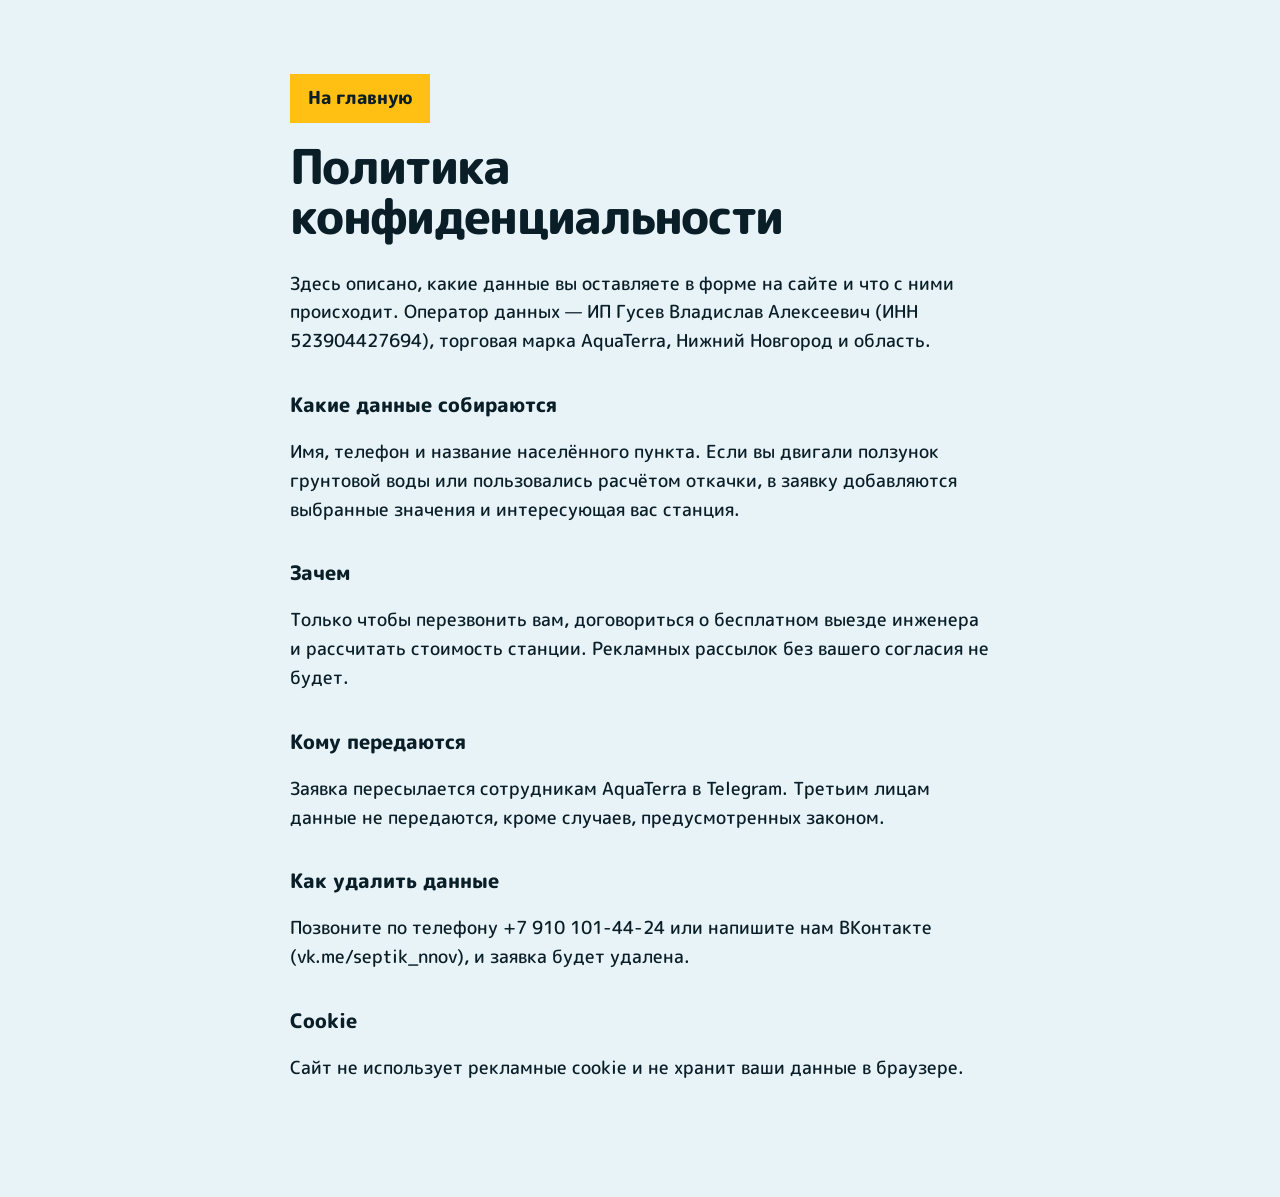
<file: privacy.html>
<!doctype html>
<html lang="ru">
<head>
<meta charset="utf-8">
<meta name="viewport" content="width=device-width, initial-scale=1">
<title>Политика конфиденциальности — AquaTerra</title>
<meta name="robots" content="noindex">
<link href="https://fonts.googleapis.com/css2?family=M+PLUS+Rounded+1c:wght@400;500;800&display=swap" rel="stylesheet">
<style>
  :root { --bg:#E8F3F8; --ink:#0A1E27; --sun:#FFC013; }
  body { margin:0; background:var(--bg); color:var(--ink); font:500 1.125rem/1.6 "M PLUS Rounded 1c", system-ui, sans-serif; }
  main { max-width: 700px; margin: 0 auto; padding: 56px 20px 96px; }
  h1 { font-weight:800; font-size: clamp(2rem, 6vw, 3rem); letter-spacing:-0.035em; line-height:1.05; margin: 0 0 28px; }
  h2 { font-size:1.25rem; font-weight:800; margin: 32px 0 6px; }
  a { color: var(--ink); text-underline-offset:.2em; }
  .back { display:inline-block; background:var(--sun); padding:10px 18px; text-decoration:none; font-weight:800; }
</style>
</head>
<body>
<main>
  <p><a class="back" href="index.html">На главную</a></p>
  <h1>Политика конфиденциальности</h1>
  <p>Здесь описано, какие данные вы оставляете в форме на сайте и что с ними происходит. Оператор данных — ИП Гусев Владислав Алексеевич (ИНН 523904427694), торговая марка AquaTerra, Нижний Новгород и область.</p>
  <h2>Какие данные собираются</h2>
  <p>Имя, телефон и название населённого пункта. Если вы двигали ползунок грунтовой воды или пользовались расчётом откачки, в заявку добавляются выбранные значения и интересующая вас станция.</p>
  <h2>Зачем</h2>
  <p>Только чтобы перезвонить вам, договориться о бесплатном выезде инженера и рассчитать стоимость станции. Рекламных рассылок без вашего согласия не будет.</p>
  <h2>Кому передаются</h2>
  <p>Заявка пересылается сотрудникам AquaTerra в Telegram. Третьим лицам данные не передаются, кроме случаев, предусмотренных законом.</p>
  <h2>Как удалить данные</h2>
  <p>Позвоните по телефону +7 910 101-44-24 или напишите нам ВКонтакте (vk.me/septik_nnov), и заявка будет удалена.</p>
  <h2>Cookie</h2>
  <p>Сайт не использует рекламные cookie и не хранит ваши данные в браузере.</p>
</main>
</body>
</html>
</file>
<file: styles.css>
/* AquaTerra — септик без откачки. Colour chapters: each section is a layer of the plot. */
:root {
  --sky: #E8F3F8;
  --water: #A9D5EA;
  --sand: #F1E3B5;
  --sun: #FFC013;
  --green: #167A40;
  --ink: #0A1E27;
  --deep: #0D5C78;
  --abyss: #06222F;
  --paper: #FFFFFF;

  --m: clamp(16px, 3vw, 40px);
  --gap: clamp(12px, 1.6vw, 24px);
  --pad: clamp(80px, 10vw, 168px);

  --step-small: clamp(0.8125rem, 0.79rem + 0.1vw, 0.875rem);
  --step-body: clamp(1.0625rem, 1rem + 0.25vw, 1.1875rem);
  --step-lead: clamp(1.25rem, 1.1rem + 0.7vw, 1.625rem);
  --step-head: clamp(2.25rem, 1.3rem + 4vw, 5rem);
  --step-display: min(8.7vw, 190px);
  --step-sub: clamp(1.75rem, 3vw, 3rem);
  --step-num: min(8vw, 130px);

  --ease: cubic-bezier(0.16, 1, 0.3, 1);
  --f: clamp(40px, 13.2vw, 168px);
  --wl: 100%;
  --seam: 0.5;
}
@media (min-width: 760px) { :root { --f: min(10.2vw, 168px); } }
@media (max-width: 759px) { :root { --seam: 0.4; } }

*, *::before, *::after { box-sizing: border-box; }
html { scroll-behavior: smooth; scroll-padding-top: 72px; -webkit-text-size-adjust: 100%; }
body {
  margin: 0; background: var(--sky); color: var(--ink);
  font-family: "M PLUS Rounded 1c", "Segoe UI", system-ui, sans-serif;
  font-size: var(--step-body); line-height: 1.5; font-weight: 500;
  -webkit-font-smoothing: antialiased; overflow-x: hidden;
}
img, svg { display: block; max-width: 100%; }
h1, h2, h3, p, figure, ol, ul { margin: 0; padding: 0; }
ol, ul { list-style: none; }
a { color: inherit; text-underline-offset: 0.2em; }
::selection { background: var(--sun); color: var(--ink); }
:focus-visible { outline: 3px solid var(--ink); outline-offset: 3px; }
.sr { position: absolute; width: 1px; height: 1px; overflow: hidden; clip-path: inset(50%); white-space: nowrap; }

.grid { display: grid; grid-template-columns: repeat(12, minmax(0, 1fr)); column-gap: var(--gap); padding: 0 var(--m); }
.field { padding: var(--pad) 0; }
.field--sand { background: var(--sand); }
.field--sky { background: var(--sky); }
.field--water { background: var(--water); }
.field--sun { background: var(--sun); }

.head { font-size: var(--step-head); line-height: 0.98; letter-spacing: -0.035em; font-weight: 800; }
.statement { font-size: var(--step-lead); line-height: 1.3; font-weight: 500; }

.btn {
  display: inline-flex; align-items: center; justify-content: center; text-align: center;
  min-height: 56px; padding: 0 28px; border: 0; cursor: pointer;
  background: var(--green); color: #fff; text-decoration: none;
  font: 800 1rem/1.2 "M PLUS Rounded 1c", system-ui, sans-serif;
  transition: transform 0.25s var(--ease), background-color 0.25s;
}
.btn:hover { background: #0F5E30; transform: translateY(-3px); }
.btn:active { transform: translateY(0) scale(0.98); }
.btn--sun { background: var(--sun); color: var(--ink); }
.btn--sun:hover { background: #FFD24D; }

/* ========== bar ========== */
.bar { position: fixed; inset: 0 0 auto 0; z-index: 50; transition: background-color 0.35s, transform 0.45s var(--ease); }
.bar.is-solid { background: var(--sky); }
.bar.is-hidden { transform: translateY(-100%); }
.bar__in { display: flex; align-items: center; gap: 24px; min-width: 0; height: 68px; padding: 0 var(--m); }
.mark { display: flex; align-items: center; gap: 10px; flex-shrink: 0; text-decoration: none; }
.mark__ico { width: 58px; height: auto; mix-blend-mode: normal; transition: transform 0.5s var(--ease); }
.mark:hover .mark__ico { transform: translateY(-3px) rotate(-4deg); }
.mark__txt { display: flex; flex-direction: column; line-height: 1.05; }
.mark__txt b { font-weight: 800; font-size: var(--step-body); letter-spacing: -0.02em; }
.mark__txt i { font-style: normal; font-size: var(--step-small); font-weight: 500; }
.nav { display: flex; gap: clamp(14px, 2vw, 32px); margin-left: auto; }
.nav a { position: relative; white-space: nowrap; text-decoration: none; font-weight: 800; font-size: 1rem; padding: 6px 0; }
.nav a::after { content: ""; position: absolute; left: 0; right: 0; bottom: 0; height: 3px; background: currentColor; transform: scaleX(0); transform-origin: left; transition: transform 0.35s var(--ease); }
.nav a:hover::after { transform: scaleX(1); }
.bar__tel { flex-shrink: 0; text-decoration: none; font-weight: 800; font-size: 1rem; background: var(--sun); padding: 10px 16px; transition: transform 0.25s var(--ease); white-space: nowrap; }
.bar__tel:hover { transform: translateY(-2px); }
.burger { display: none; width: 44px; height: 44px; border: 0; background: transparent; cursor: pointer; position: relative; flex-shrink: 0; }
.burger span { position: absolute; left: 10px; right: 10px; height: 3px; background: var(--ink); transition: transform 0.35s var(--ease); }
.burger span:first-child { top: 17px; }
.burger span:last-child { top: 25px; }
.burger.is-open span:first-child { transform: translateY(4px) rotate(45deg); }
.burger.is-open span:last-child { transform: translateY(-4px) rotate(-45deg); }
@media (max-width: 1180px) { .nav { gap: 16px; } .nav a { font-size: 0.9375rem; } }
@media (max-width: 1100px) {
  .burger { display: block; margin-left: auto; }
  .bar__tel { margin-left: auto; }
  .bar__tel + .burger { margin-left: 0; }
  .nav { position: absolute; top: 68px; left: 0; right: 0; flex-direction: column; gap: 0; margin: 0; background: var(--sky); padding: 8px var(--m) 24px; visibility: hidden; opacity: 0; transform: translateY(-12px); transition: opacity 0.3s, transform 0.4s var(--ease), visibility 0.3s; }
  .nav.is-open { visibility: visible; opacity: 1; transform: none; }
  .nav a { font-size: 1.5rem; padding: 14px 0; background: none; }
}
@media (max-width: 560px) { .mark__txt i { display: none; } .bar__in { gap: 12px; } .bar__tel { padding: 10px 12px; font-size: 1rem; } }
@media (max-width: 380px) { .bar__tel { font-size: 0.9375rem; padding: 10px 10px; } .mark__ico { width: 36px; } .mark__txt b { font-size: 1.125rem; } }

/* ========== hero: the waterline ========== */
.hero { --H: max(100svh, 640px); position: relative; height: var(--H); overflow: hidden; background: var(--sky); color: var(--deep); }
html:not(.js) .hero { --wl: 50%; }
.hero::before { content: ""; position: absolute; inset: 0; z-index: 0; background: var(--water); clip-path: inset(var(--wl) 0 0 0); }
/* the same two lines, in the ink under water, laid over the real headline below the seam */
.hero::after {
  content: "септик\Aбез откачки" / ""; position: absolute; inset: 0; z-index: 2; pointer-events: none;
  padding-top: calc(var(--H) * var(--seam) - 1.35 * var(--f));
  font-size: var(--f); line-height: 0.9; letter-spacing: -0.05em; font-weight: 800; text-align: center; white-space: pre-line;
  color: var(--abyss); clip-path: inset(var(--wl) 0 0 0);
}
.hero__title {
  position: absolute; left: 0; right: 0; z-index: 1; top: calc(var(--H) * var(--seam) - 1.35 * var(--f));
  font-size: var(--f); line-height: 0.9; letter-spacing: -0.05em; font-weight: 800; text-align: center;
}
.ln { display: block; overflow: hidden; padding: 0.08em 0 0.16em; margin: -0.08em 0 -0.24em; }
.ln > span { display: block; }
.js .ln > span { transform: translateY(115%); }
.js.go .ln > span { transform: none; transition: transform 0.95s var(--ease); }
.js.go .ln:nth-child(2) > span { transition-delay: 0.11s; }
.tank { position: absolute; z-index: 1; right: 2.5vw; bottom: 2vw; width: min(42vw, 620px); }
.js .tank { opacity: 0; transform: translateY(48px); }
.js.go .tank { opacity: 1; transform: none; transition: opacity 0.8s 1.25s ease, transform 1.1s 1.25s var(--ease); }
.tank .bub circle { fill: #fff; opacity: 0; animation: rise 4.6s linear infinite; }
.bub circle:nth-child(2n) { animation-duration: 3.8s; }
.bub circle:nth-child(3n) { animation-duration: 5.4s; }
.bub circle:nth-child(1) { animation-delay: -0.6s; } .bub circle:nth-child(2) { animation-delay: -2.1s; }
.bub circle:nth-child(3) { animation-delay: -3.3s; } .bub circle:nth-child(4) { animation-delay: -1.4s; }
.bub circle:nth-child(5) { animation-delay: -4.1s; } .bub circle:nth-child(6) { animation-delay: -2.7s; }
.bub circle:nth-child(7) { animation-delay: -0.2s; } .bub circle:nth-child(8) { animation-delay: -3.8s; }
.bub circle:nth-child(9) { animation-delay: -1.9s; }
@keyframes rise { 0% { transform: translateY(0); opacity: 0; } 15% { opacity: 0.9; } 85% { opacity: 0.7; } 100% { transform: translateY(-120px); opacity: 0; } }
.bub--s circle { animation-name: rise-s !important; }
@keyframes rise-s { 0% { transform: translateY(0); opacity: 0; } 15% { opacity: 0.9; } 100% { transform: translateY(-70px); opacity: 0; } }

.hero__foot { position: absolute; left: var(--m); bottom: clamp(24px, 6vh, 64px); z-index: 4; max-width: min(520px, 46vw); display: grid; gap: 20px; justify-items: start; color: var(--abyss); }
.hero__sub { font-size: var(--step-lead); line-height: 1.3; font-weight: 500; }
.js .hero__foot { opacity: 0; transform: translateY(24px); }
.js.go .hero__foot { opacity: 1; transform: none; transition: opacity 0.9s 0.75s ease, transform 1s 0.75s var(--ease); }
@media (max-width: 759px) {
  .hero { min-height: 620px; }
  .hero__foot { right: var(--m); max-width: none; gap: 16px; }
  .hero__sub { font-size: 1.125rem; max-width: 34ch; }
  .tank { width: 78vw; right: -14vw; bottom: auto; top: calc(var(--H) * var(--seam) + 0.5 * var(--f) + 16px); }
}

/* ========== problem: groundwater ========== */
.problem__h { grid-column: 1 / 10; }
.problem__p { grid-column: 1 / 5; margin-top: clamp(32px, 5vw, 72px); align-self: start; }
.scene { grid-column: 5 / 13; margin-top: clamp(32px, 5vw, 72px); }
.scene__pair { display: grid; grid-template-columns: 1fr 1fr; gap: var(--gap); }
.tankfig svg { width: 100%; height: auto; background: var(--sky); }
.tankfig figcaption { padding-top: 14px; display: grid; gap: 6px; }
.tankfig b { font-size: var(--step-lead); font-weight: 800; letter-spacing: -0.02em; line-height: 1.1; }
.read { font-size: 1rem; line-height: 1.35; font-weight: 500; min-height: 2.7em; }
.read--bad { background: var(--sun); font-weight: 800; padding: 2px 8px; margin-left: -8px; align-self: start; }
.gw { transition: none; }
.drips rect { opacity: 0; }
.drips.on rect { animation: seep 1.5s ease-out infinite; }
.drips.on rect:nth-child(2) { animation-delay: -0.5s; } .drips.on rect:nth-child(3) { animation-delay: -1s; }
@keyframes seep { 0% { transform: translateX(-2px); opacity: 0; } 25% { opacity: 1; } 100% { transform: translateX(11px); opacity: 0; } }
.scene__ctl { margin-top: clamp(24px, 3vw, 40px); }
.scene__ctl label { display: block; font-size: var(--step-lead); font-weight: 800; letter-spacing: -0.02em; margin-bottom: 14px; }
.scene__ctl output { background: var(--sun); padding: 0 8px; }
.scene__ctl p { margin-top: 12px; font-size: 1rem; }

input[type="range"] { -webkit-appearance: none; appearance: none; width: 100%; height: 44px; background: transparent; cursor: pointer; margin: 0; touch-action: pan-y; }
input[type="range"]::-webkit-slider-runnable-track { height: 14px; background: var(--ink); }
input[type="range"]::-moz-range-track { height: 14px; background: var(--ink); }
input[type="range"]::-webkit-slider-thumb { -webkit-appearance: none; width: 36px; height: 44px; margin-top: -15px; background: var(--green); border: 0; transition: transform 0.2s var(--ease); }
input[type="range"]::-moz-range-thumb { width: 36px; height: 44px; background: var(--green); border: 0; border-radius: 0; }
input[type="range"]:hover::-webkit-slider-thumb { transform: scaleY(1.1); }
input[type="range"]:active::-webkit-slider-thumb { transform: scale(1.12); }

/* ========== benefits: rows with margin photographs ========== */
.benefits { padding-bottom: calc(var(--pad) * 0.8); }
.benefits__h { grid-column: 1 / 10; }
.rows { margin-top: clamp(56px, 8vw, 120px); }
.row { display: grid; grid-template-columns: repeat(12, minmax(0, 1fr)); column-gap: var(--gap); padding: 0 var(--m); margin-bottom: clamp(72px, 9vw, 140px); align-items: start; }
.row:last-child { margin-bottom: 0; }
.row__t { grid-column: 1 / 7; }
.row__t h3 { font-size: var(--step-sub); line-height: 1.02; letter-spacing: -0.03em; font-weight: 800; max-width: 16ch; }
.row__t p { margin-top: 20px; max-width: 44ch; }
.pic .frame { position: relative; overflow: hidden; background: var(--water); }
.pic img { position: absolute; left: 0; top: -7%; width: 100%; height: 114%; object-fit: cover; transform: translate3d(0, var(--py, 0px), 0); }
.js .pic img { clip-path: inset(100% 0 0 0); }
.js .pic.in img { clip-path: inset(0); transition: clip-path 1.2s cubic-bezier(0.77, 0, 0.18, 1); }
.pic figcaption { margin-top: 10px; font-size: var(--step-small); line-height: 1.35; }
.pic--a { grid-column: 9 / 13; } .pic--a .frame { aspect-ratio: 4 / 5; }
.pic--b { grid-column: 8 / 13; } .pic--b .frame { aspect-ratio: 3 / 2; }
.pic--c { grid-column: 10 / 13; } .pic--c .frame { aspect-ratio: 1 / 1; }

/* ========== process: tiles that grow ========== */
.process { padding-bottom: calc(var(--pad) * 0.9); }
.process__top { align-items: end; }
.process__top .head { grid-column: 1 / 9; }
.process__lead { grid-column: 9 / 13; font-size: var(--step-lead); line-height: 1.3; padding-bottom: 8px; }
.tiles { display: grid; grid-template-columns: repeat(4, minmax(0, 1fr)); gap: 10px; align-items: end; padding: 0 var(--m); margin-top: clamp(56px, 8vw, 120px); }
.stage h3 { font-size: var(--step-lead); font-weight: 800; letter-spacing: -0.02em; margin-top: 18px; }
.stage p { margin-top: 8px; font-size: 1rem; line-height: 1.45; max-width: 34ch; }
.tile { position: relative; overflow: hidden; height: calc(var(--k) * 1svh); min-height: calc(var(--k) * 4.4px); }
.stage--1 { --k: 30; } .stage--2 { --k: 40; } .stage--3 { --k: 52; } .stage--4 { --k: 66; }
.tile--sun { background: var(--sun); } .tile--sand { background: var(--sand); } .tile--sky { background: var(--sky); } .tile--moss { background: #CFE7C6; }
.tile img { position: absolute; left: 0; top: -6%; width: 100%; height: 112%; object-fit: cover; transform: translate3d(0, var(--py, 0px), 0); }
.tile__vid { position: absolute; inset: 0; width: 100%; height: 100%; object-fit: cover; object-position: 30% 60%; }
.tile__fig { position: absolute; left: 20px; bottom: 12px; font-size: var(--step-num); line-height: 1; letter-spacing: -0.05em; font-weight: 800; }
.js .tile { clip-path: inset(100% 0 0 0); }
.js .tiles.in .tile { clip-path: inset(0); transition: clip-path 1.1s cubic-bezier(0.77, 0, 0.18, 1); }
.js .tiles.in .stage--2 .tile { transition-delay: 0.14s; } .js .tiles.in .stage--3 .tile { transition-delay: 0.28s; } .js .tiles.in .stage--4 .tile { transition-delay: 0.42s; }
.js .stage h3, .js .stage p { opacity: 0; transform: translateY(16px); }
.js .tiles.in .stage h3, .js .tiles.in .stage p { opacity: 1; transform: none; transition: opacity 0.7s ease, transform 0.8s var(--ease); transition-delay: calc(var(--s, 0) * 140ms + 0.7s); }
.stage--2 { --s: 1; } .stage--3 { --s: 2; } .stage--4 { --s: 3; }

/* ========== numbers ========== */
.nums__h { grid-column: 1 / 11; }
.figs { display: grid; grid-template-columns: 1fr 1fr; gap: clamp(40px, 6vw, 96px) var(--gap); padding: 0 var(--m); margin-top: clamp(56px, 8vw, 120px); }
.figs li { display: grid; gap: 8px; align-content: start; }
.fig { font-size: var(--step-num); line-height: 0.95; letter-spacing: -0.05em; font-weight: 800; }
.figs li > span { font-size: var(--step-lead); line-height: 1.25; max-width: 22ch; }

/* ========== photo strip ========== */
.shots { display: grid; grid-template-columns: 5fr 4fr 3fr; gap: var(--gap); align-items: end; padding: 0 var(--m); margin-top: clamp(56px, 8vw, 120px); }
.shot .frame { position: relative; overflow: hidden; background: var(--sand); }
.shot--a .frame { aspect-ratio: 4 / 3; } .shot--b .frame { aspect-ratio: 1 / 1; } .shot--c .frame { aspect-ratio: 3 / 4; }
.shot img { position: absolute; left: 0; top: -7%; width: 100%; height: 114%; object-fit: cover; transform: translate3d(0, var(--py, 0px), 0); }
.js .shot img { clip-path: inset(100% 0 0 0); }
.js .shot.in img { clip-path: inset(0); transition: clip-path 1.2s cubic-bezier(0.77, 0, 0.18, 1); }
.js .shot--b.in img { transition-delay: 0.15s; } .js .shot--c.in img { transition-delay: 0.3s; }

/* ========== price: two fields ========== */
.price { display: grid; grid-template-columns: 7fr 5fr; min-height: 90svh; }
.plan { container-type: inline-size; }
.plan--a { background: var(--sand); }
.plan--b { background: var(--water); }
.plan__in { display: flex; flex-direction: column; justify-content: space-between; gap: 48px; height: 100%; padding: clamp(24px, 3vw, 40px) var(--m); padding-bottom: clamp(32px, 4vw, 56px); }
.plan h3 { font-size: 8.4cqw; line-height: 0.98; letter-spacing: -0.04em; font-weight: 800; max-width: 11ch; padding-top: clamp(40px, 6vw, 96px); }
.plan__who { font-size: var(--step-lead); line-height: 1.3; max-width: 26ch; }
.plan__row { display: flex; flex-wrap: wrap; align-items: flex-end; justify-content: space-between; gap: 24px; }
.plan__price { font-size: 11.5cqw; line-height: 0.95; letter-spacing: -0.05em; font-weight: 800; white-space: nowrap; }
.plan__price span { font-size: 0.4em; letter-spacing: 0; margin-right: 0.15em; }
.js .plan { opacity: 0; transform: translateY(40px); }
.js .price.in .plan { opacity: 1; transform: none; transition: opacity 0.9s ease, transform 1s var(--ease); }
.js .price.in .plan--b { transition-delay: 0.15s; }

.well { background: var(--sky); padding: clamp(72px, 9vw, 140px) var(--m); }
.well__in { display: grid; grid-template-columns: repeat(12, minmax(0, 1fr)); column-gap: var(--gap); row-gap: 24px; align-items: end; }
.well__in { align-items: start; }
.well__h { grid-column: 1 / 8; grid-row: 1; font-size: var(--step-head); line-height: 0.98; letter-spacing: -0.035em; font-weight: 800; }
.well__p { grid-column: 1 / 8; grid-row: 2; font-size: var(--step-body); line-height: 1.5; max-width: 52ch; }
.well__price { grid-column: 1 / 8; grid-row: 3; justify-self: start; margin-top: 16px; font-size: var(--step-num); line-height: 0.95; letter-spacing: -0.05em; font-weight: 800; white-space: nowrap; }
.well__price span { font-size: 0.4em; letter-spacing: 0; margin-right: 0.15em; }
.well .btn { grid-column: 1 / 8; grid-row: 4; justify-self: start; }
.well__pic { grid-column: 9 / 13; grid-row: 1 / 5; aspect-ratio: 3 / 4; position: relative; overflow: hidden; background: var(--water); }
.well__pic img { position: absolute; inset: 0; width: 100%; height: 100%; object-fit: cover; }
.js .well__pic img { clip-path: inset(100% 0 0 0); }
.js .well__pic.in img { clip-path: inset(0); transition: clip-path 1.2s cubic-bezier(0.77, 0, 0.18, 1); }

/* ========== calc ========== */
.calc__h { grid-column: 1 / 10; }
.calc__ctl { grid-column: 1 / 6; margin-top: clamp(40px, 6vw, 88px); display: grid; gap: 28px; align-content: start; }
.ctl label { display: block; font-size: var(--step-lead); font-weight: 800; letter-spacing: -0.02em; margin-bottom: 8px; line-height: 1.2; }
.ctl output { background: var(--sun); padding: 0 8px; }
.num { width: 100%; height: 56px; padding: 0 16px; border: 0; background: var(--paper); color: var(--ink); font: 800 var(--step-lead) "M PLUS Rounded 1c", system-ui, sans-serif; }
.calc__out { grid-column: 7 / 13; margin-top: clamp(40px, 6vw, 88px); }
.calc__big { font-size: var(--step-num); line-height: 0.95; letter-spacing: -0.05em; font-weight: 800; white-space: nowrap; }
.calc__cap { margin-top: 20px; font-size: var(--step-lead); line-height: 1.3; max-width: 30ch; }
.calc__verdict { margin-top: 24px; font-size: var(--step-body); background: var(--sun); display: inline-block; padding: 12px 16px; font-weight: 800; max-width: 40ch; }
.calc__verdict:empty { display: none; }

/* ========== faq ========== */
.band { display: grid; grid-template-columns: repeat(12, minmax(0, 1fr)); column-gap: var(--gap); padding: 56px var(--m); }
.band--a { background: var(--sky); } .band--b { background: var(--water); }
.band h3 { grid-column: 1 / 6; font-size: var(--step-lead); line-height: 1.15; letter-spacing: -0.02em; font-weight: 800; }
.band p { grid-column: 7 / 13; font-size: var(--step-body); line-height: 1.5; max-width: 52ch; }
.band--head { background: var(--green); color: #fff; min-height: 40svh; align-items: end; display: flex; }
.band--head h2 { font-size: var(--step-display); line-height: 0.9; letter-spacing: -0.05em; font-weight: 800; }
.js .band:not(.band--head) h3, .js .band:not(.band--head) p { opacity: 0; transform: translateY(20px); }
.js .band.in h3, .js .band.in p { opacity: 1; transform: none; transition: opacity 0.7s ease, transform 0.8s var(--ease); }
.js .band.in p { transition-delay: 0.12s; }

/* ========== cta ========== */
.cta { padding: clamp(48px, 6vw, 96px) 0; }
.cta__row { display: grid; grid-template-columns: 2fr 8fr 2fr; gap: 12px; align-items: stretch; }
.cta__side { overflow: hidden; position: relative; min-height: 360px; }
.cta__side--r { background: var(--sun); }
.cta__side img { position: absolute; inset: 0; width: 100%; height: 100%; object-fit: cover; }
.cta__main { background: var(--green); color: #fff; padding: clamp(28px, 4vw, 56px); display: flex; flex-direction: column; justify-content: center; gap: 16px; }
.cta__main h2 { font-size: var(--step-sub); line-height: 1.02; letter-spacing: -0.035em; font-weight: 800; }
.cta__main > p { font-size: var(--step-body); max-width: 46ch; }
.form { display: grid; grid-template-columns: 1fr 1fr; gap: 14px var(--gap); margin-top: 8px; }
.form label span { display: block; font-size: 1rem; font-weight: 800; margin-bottom: 6px; }
.form input:not([type="hidden"]), .form select { width: 100%; height: 56px; padding: 0 16px; border: 0; background: var(--paper); color: var(--ink); font: 500 1rem "M PLUS Rounded 1c", system-ui, sans-serif; border-radius: 0; }
.form select { appearance: none; background-image: url("data:image/svg+xml,%3Csvg xmlns=%27http://www.w3.org/2000/svg%27 width=%2714%27 height=%278%27 viewBox=%270 0 14 8%27%3E%3Cpath d=%27M0 0h14L7 8z%27 fill=%27%230A1E27%27/%3E%3C/svg%3E"); background-position: calc(100% - 16px) 24px; background-repeat: no-repeat; }
.form input:focus-visible, .form select:focus-visible { outline: 3px solid var(--sun); outline-offset: 2px; }
.form .btn { grid-column: 1 / -1; justify-self: start; min-width: 260px; }
.form__note { grid-column: 1 / -1; font-size: var(--step-small); }
.form__note a { color: #fff; }
.form .is-bad { outline: 3px solid var(--sun); }
.js .cta__side { clip-path: inset(0 0 100% 0); }
.js .cta__row.in .cta__side { clip-path: inset(0); transition: clip-path 1.1s cubic-bezier(0.77, 0, 0.18, 1); }
.js .cta__row.in .cta__side--r { transition-delay: 0.2s; }

/* ========== footer ========== */
.foot { background: var(--sun); min-height: 72svh; padding: 40px var(--m) 28px; display: flex; flex-direction: column; }
.foot__top { display: grid; grid-template-columns: repeat(12, minmax(0, 1fr)); column-gap: var(--gap); font-size: var(--step-small); line-height: 1.45; }
.foot__top p { grid-column: span 3; }
.foot__top p:nth-child(3) { grid-column: span 3; }
.foot__up { grid-column: 11 / 13; justify-self: end; font-weight: 800; }
.foot__tel { margin-top: auto; padding-top: clamp(64px, 9vw, 130px); font-size: var(--step-display); line-height: 1; letter-spacing: -0.05em; font-weight: 800; text-decoration: none; white-space: nowrap; display: block; transition: transform 0.5s var(--ease); }
.foot__tel:hover { transform: translateX(10px); }
.foot__meta { display: grid; grid-template-columns: 1.1fr 1.4fr 1fr; gap: var(--gap); margin-top: 40px; font-size: var(--step-small); line-height: 1.45; }
.foot__meta p:last-child { text-align: right; }
.foot__credit { font-size: var(--step-small); }

/* ========== reveal ========== */
.js [data-r] { opacity: 0; transform: translateY(28px); transition: opacity 0.8s ease, transform 0.9s var(--ease); transition-delay: var(--d, 0ms); }
.js [data-r].in { opacity: 1; transform: none; }
.w { display: inline-block; }
.js [data-split] .w { opacity: 0; transform: translateY(0.5em); transition: opacity 0.7s ease, transform 0.9s var(--ease); transition-delay: calc(var(--i) * 55ms); }
.js [data-split].in .w { opacity: 1; transform: none; }

/* ========== tablet ========== */
@media (max-width: 1000px) {
  .problem__h, .benefits__h, .calc__h, .nums__h { grid-column: 1 / -1; }
  .problem__p { grid-column: 1 / -1; }
  .scene { grid-column: 1 / -1; }
  .row__t { grid-column: 1 / 8; }
  .pic--a { grid-column: 8 / 13; } .pic--b { grid-column: 7 / 13; } .pic--c { grid-column: 9 / 13; }
  .tiles { grid-template-columns: 1fr 1fr; row-gap: 40px; }
  .stage--1 { --k: 24; } .stage--2 { --k: 30; } .stage--3 { --k: 30; } .stage--4 { --k: 40; }
  .tile { align-self: end; }
  .process__top .head, .process__lead { grid-column: 1 / -1; }
  .process__top { row-gap: 20px; }
  .price { grid-template-columns: 1fr; }
  .plan { min-height: 70svh; }
  .plan h3 { font-size: 11cqw; } .plan__price { font-size: 15cqw; }
  .well__h, .well__p, .well__price, .well .btn { grid-column: 1 / -1; grid-row: auto; }
  .well__pic { grid-column: 1 / -1; grid-row: auto; aspect-ratio: 4 / 3; margin-top: 24px; }
  .calc__ctl, .calc__out { grid-column: 1 / -1; }
  .band h3 { grid-column: 1 / -1; margin-bottom: 14px; } .band p { grid-column: 1 / -1; }
  .cta__row { grid-template-columns: 1fr 1fr; }
  .cta__main { grid-column: 1 / -1; order: -1; }
  .cta__side { min-height: 140px; }
  .foot__top p { grid-column: span 6; margin-bottom: 14px; }
  .foot__up { grid-column: 1 / -1; justify-self: start; }
  .foot__meta { grid-template-columns: 1fr; }
  .foot__meta p:last-child { text-align: left; }
}
@media (max-width: 640px) {
  .scene__pair { gap: 10px; }
  .tankfig b { font-size: 1.125rem; }
  .read { font-size: 0.875rem; }
  .row { margin-bottom: 120px; }
  .process__top { row-gap: 20px; }
  .row__t, .pic--a, .pic--b, .pic--c { grid-column: 1 / -1; }
  .pic { margin-top: 28px; }
  .pic--a { width: 100%; } .pic--b { width: 80%; margin-left: auto; } .pic--c { width: 62%; }
  .tiles { grid-template-columns: 1fr; row-gap: 40px; }
  .stage--1 { --k: 17; } .stage--2 { --k: 24; } .stage--3 { --k: 32; } .stage--4 { --k: 40; }
  .tile { height: calc(var(--k) * 1vw * 2.2); min-height: 0; }
  .figs { grid-template-columns: 1fr; }
  .shots { grid-template-columns: 1fr 1fr; }
  .shot--a { grid-column: 1 / -1; }
  :root { --step-num: min(15vw, 130px); }
  .form { grid-template-columns: 1fr; }
  .form .btn { width: 100%; }
  .band { padding: 36px var(--m); }
  .foot__top p { grid-column: 1 / -1; }
  .foot__tel { font-size: 8.7vw; padding-top: 64px; }
}

@media (prefers-reduced-motion: reduce) {
  html:not(.motion) *, html:not(.motion) *::before, html:not(.motion) *::after { animation: none !important; transition: none !important; scroll-behavior: auto !important; }
  html:not(.motion) .bub circle { opacity: 0.8; }
}
</file>
